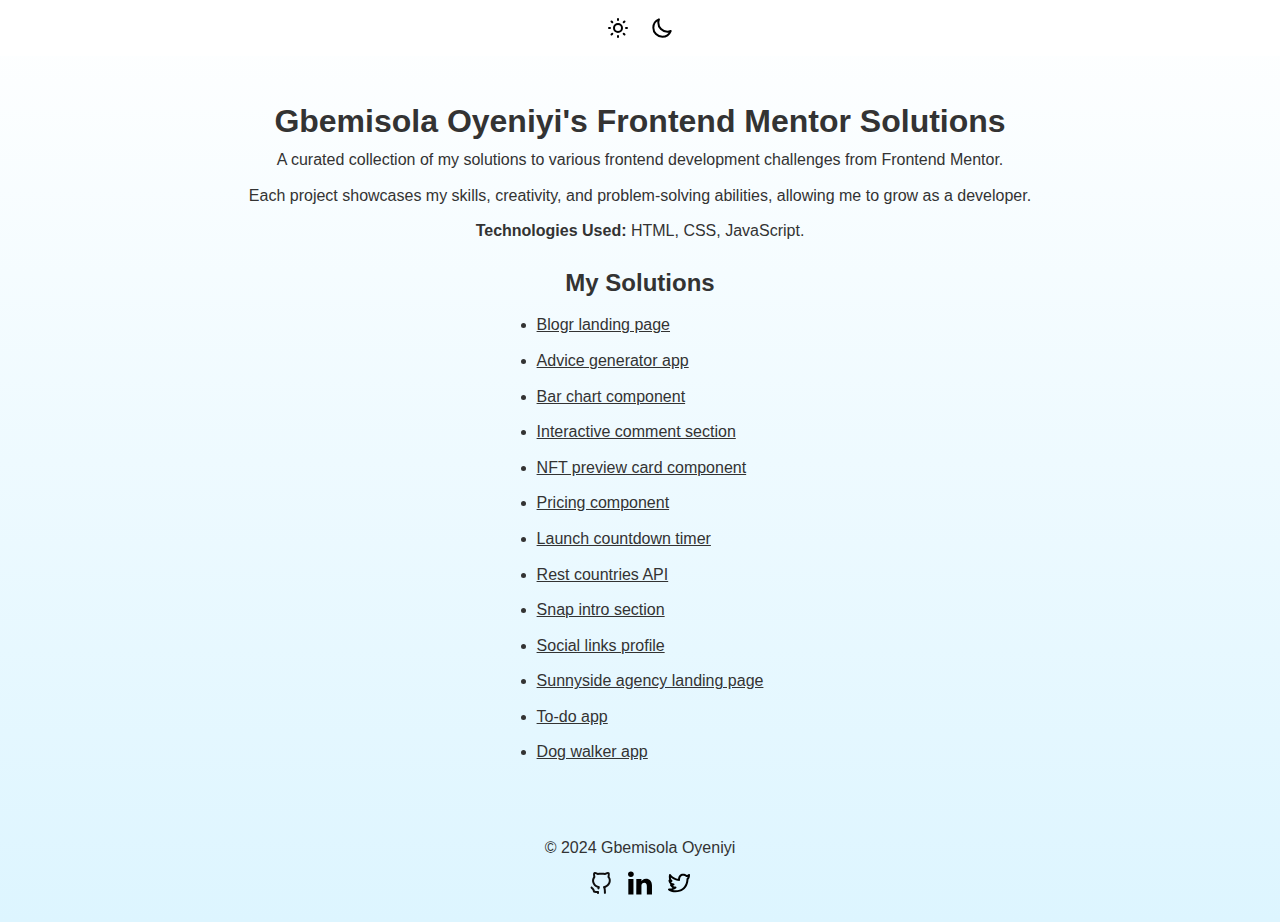
<file: index.html>
<!DOCTYPE html>
<html lang="en">
<head>
    <meta charset="UTF-8">
    <meta name="viewport" content="width=device-width, initial-scale=1.0">
    <meta name="author" content="Gbemisola Oyeniyi">
    <meta name="keywords" content="Frontend Mentor, Frontend Projects">
    <meta name="description" content="Gbemisola Oyeniyi's Frontend Mentor solutions">
    <title>Frontend Mentor Solutions</title>
    <link rel="stylesheet" href="styles.css">
</head>
<body class="light-mode">
    <header class="header">
        <div class="theme-icons">
            <img src="icon/light-sun.svg" alt="Light Mode" class="icon sun-icon">
            <img src="icon/light-moon.svg" alt="Dark Mode" class="icon moon-icon">
        </div>
    </header>
    
    <main class="main">
        <section class="hero">
            <h1>Gbemisola Oyeniyi's Frontend Mentor Solutions</h1>
            <p>A curated collection of my solutions to various frontend development challenges from Frontend Mentor.</p>
            <p>Each project showcases my skills, creativity, and problem-solving abilities, allowing me to grow as a developer.</p>
            <p><strong>Technologies Used:</strong> HTML, CSS, JavaScript.</p>
        </section>
        
   <section class="solutions">
    <h2>My Solutions</h2>
    <ul>
        <li><a href="blogr/index.html" target="_blank" rel="noopener noreferrer">Blogr landing page</a></li>
        <li><a href="https://advice-generator-by-gbemi.vercel.app" target="_blank" rel="noopener noreferrer">Advice generator app</a></li>
        <li><a href="barchart/index.html" target="_blank" rel="noopener noreferrer">Bar chart component</a></li>
          <li><a href="interactive-comment-section/index.html" target="_blank" rel="noopener noreferrer">Interactive comment section</a></li>   
          <li><a href="nft-preview-card-component/index.html" target="_blank" rel="noopener noreferrer">NFT preview card component</a></li>
          <li><a href="pricing-component/index.html" target="_blank" rel="noopener noreferrer">Pricing component</a></li>   
          <li><a href="launch-countdown-timer/index.html" target="_blank" rel="noopener noreferrer">Launch countdown timer</a></li>          
          <li><a href="rest-countries-api/index.html" target="_blank" rel="noopener noreferrer">Rest countries API</a></li>  
           <li><a href="snap/index.html" target="_blank" rel="noopener noreferrer">Snap intro section</a></li>              
          <li><a href="social-links/index.html" target="_blank" rel="noopener noreferrer">Social links profile</a></li>       
          <li><a href="sunnyside-agency/index.html" target="_blank" rel="noopener noreferrer">Sunnyside agency landing page</a></li>        
         <li><a href="todo-app/index.html" target="_blank" rel="noopener noreferrer">To-do app</a></li>             
         <li><a href="dog-walker/index.html" target="_blank" rel="noopener noreferrer">Dog walker app</a></li>       
    </ul>
</section>
 
        
    </main>

<footer class="footer">
    <p>© 2024 Gbemisola Oyeniyi</p>
    <div class="social-icons">
        <a href="https://github.com/itsgbemi" target="_blank" rel="noopener noreferrer">
            <img src="icon/light-github.svg" alt="GitHub" class="social-icon" data-light="icon/light-github.svg" data-dark="icon/dark-github.svg">
        </a>
        <a href="https://www.linkedin.com/in/gbemisola-oyeniyi-093248210" target="_blank" rel="noopener noreferrer">
            <img src="icon/light-linkedin.svg" alt="LinkedIn" class="social-icon" data-light="icon/light-linkedin.svg" data-dark="icon/dark-linkedin.svg">
        </a>
        <a href="https://twitter.com/icecoldalvy" target="_blank" rel="noopener noreferrer">
            <img src="icon/light-twitter.svg" alt="Twitter" class="social-icon" data-light="icon/light-twitter.svg" data-dark="icon/dark-twitter.svg">
        </a>
    </div>
</footer>



    <script src="script.js">
    </script>
</body>
</html>
</file>
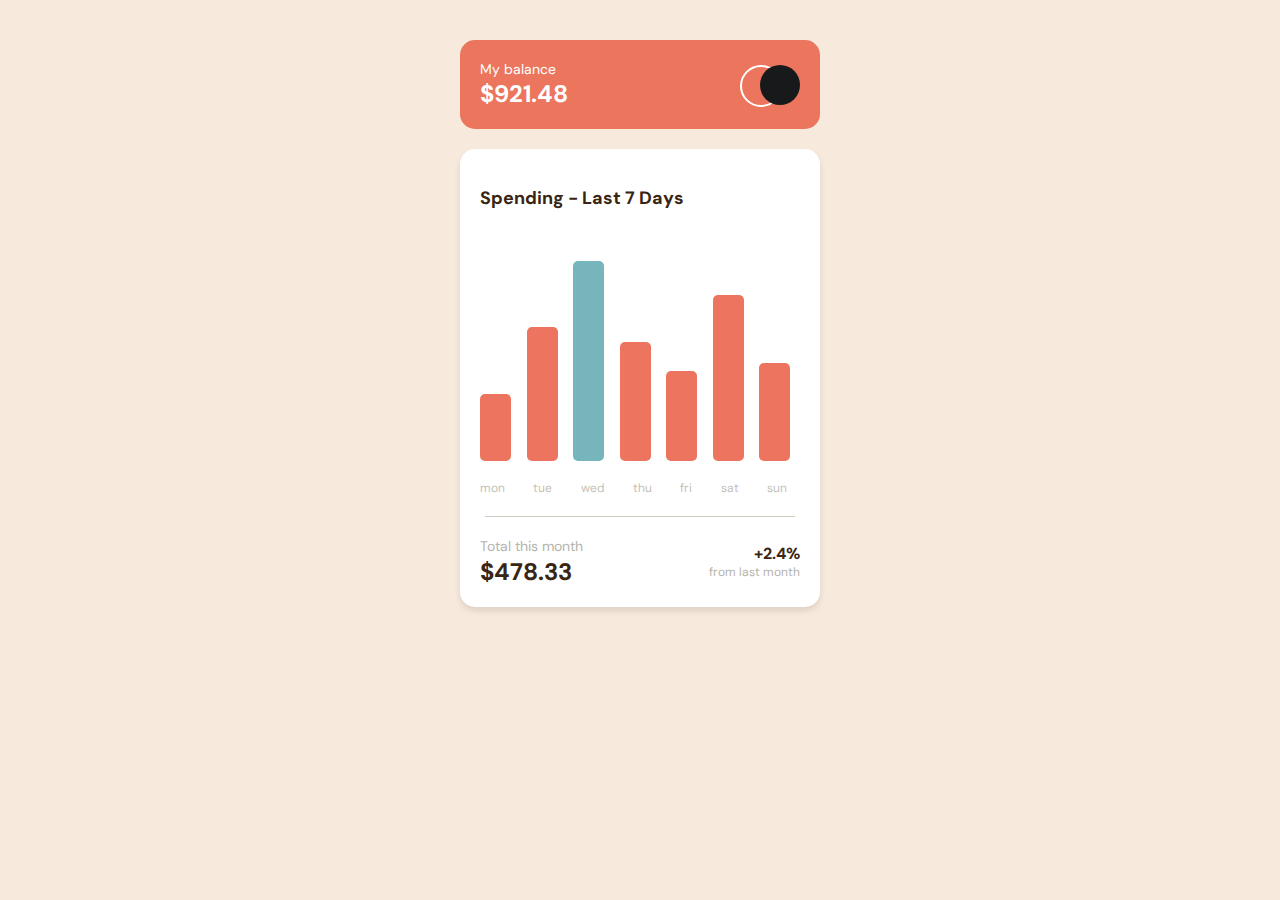
<file: barchart/index.html>
<!DOCTYPE html>
<html lang="en">
<head>
    <meta charset="UTF-8">
    <meta name="viewport" content="width=device-width, initial-scale=1.0">
    <meta name="description" content="Frontend Mentor Project Challenge Solution for an Expenses Bar Component">
    <meta name="keywords" content="Bar Chart, Frontend Mentor Project, Chart, JavaScript Project">
    <meta name="author" content="Gbemisola Oyeniyi">
    <title>Expenses Bar Component</title>
    <!-- Google Font: DM Sans -->
    <link href="https://fonts.googleapis.com/css2?family=DM+Sans:wght@400;700&display=swap" rel="stylesheet">
    <link rel="stylesheet" href="styles.css">
</head>
<body>
  <div class="container">
    <!-- Balance Box -->
    <div class="balance-box">
        <div class="balance-info">
            <h2>My balance</h2>
            <p class="balance">$921.48</p>
        </div>
        <div class="shapeform">
            <div class="circle-container">
                <div class="circle circle1"></div>
                <div class="circle circle2"></div>
            </div>
        </div>
    </div>


    <div class="container-box">
        <div class="barchart-container">
            <h3>Spending - Last 7 Days</h3>
            <div class="barchart">
                <div class="bar" data-day="mon" data-amount="17.45"></div>
                <div class="bar" data-day="tue" data-amount="34.91"></div>
                <div class="bar wed" data-day="wed" data-amount="52.36"></div>
                <div class="bar" data-day="thu" data-amount="31.07"></div>
                <div class="bar" data-day="fri" data-amount="23.39"></div>
                <div class="bar" data-day="sat" data-amount="43.28"></div>
                <div class="bar" data-day="sun" data-amount="25.48"></div>
            </div>
            <div class="days">
                <span>mon</span><span>tue</span><span>wed</span><span>thu</span><span>fri</span><span>sat</span><span>sun</span>
            </div>
        </div>


        <div class="separator"></div>

        <div class="summary-box">
            <div class="bar-summary">
                <h4>Total this month</h4>
                <p>$478.33</p>
            </div>
            <div class="report">
                <p class="trajectory">+2.4%</p>
                <p class="timeline">from last month</p>
            </div>
        </div>
    </div>
  </div>  

    <script src="script.js"></script>
</body>
</html>
</file>
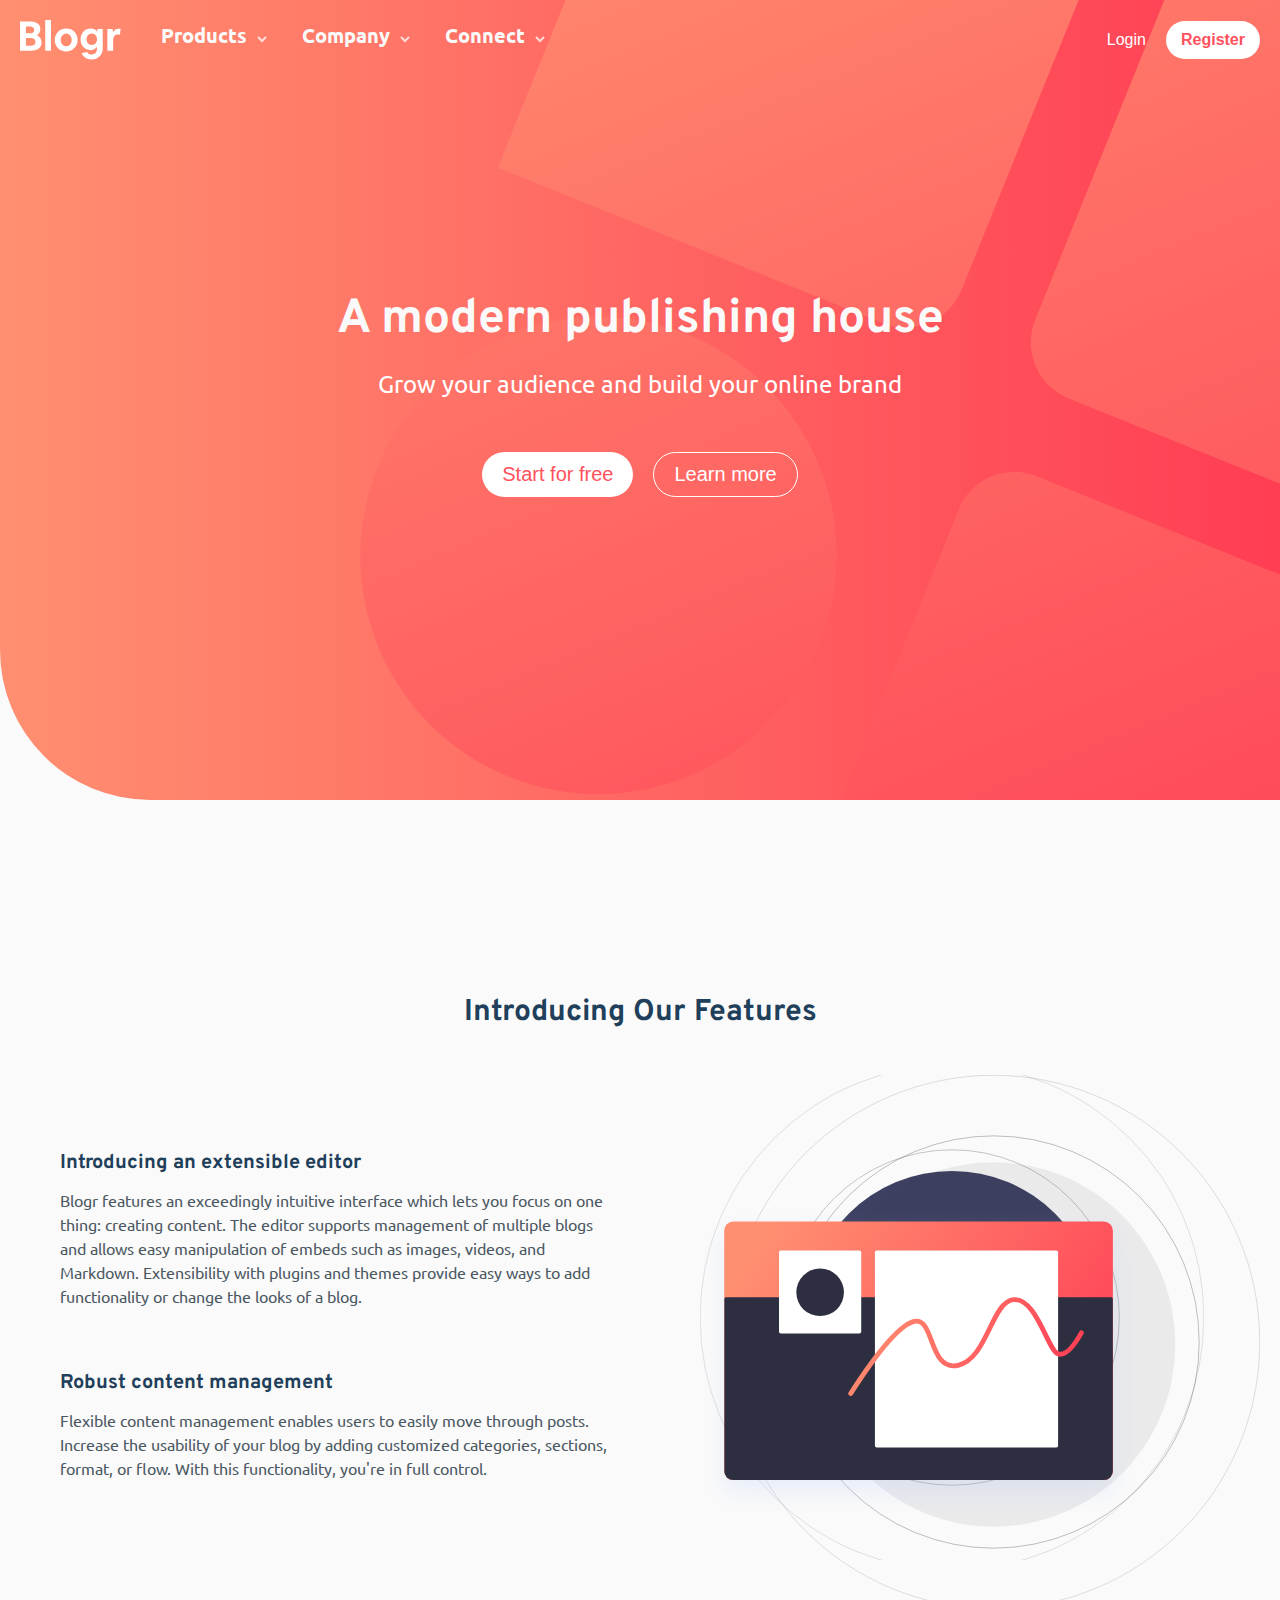
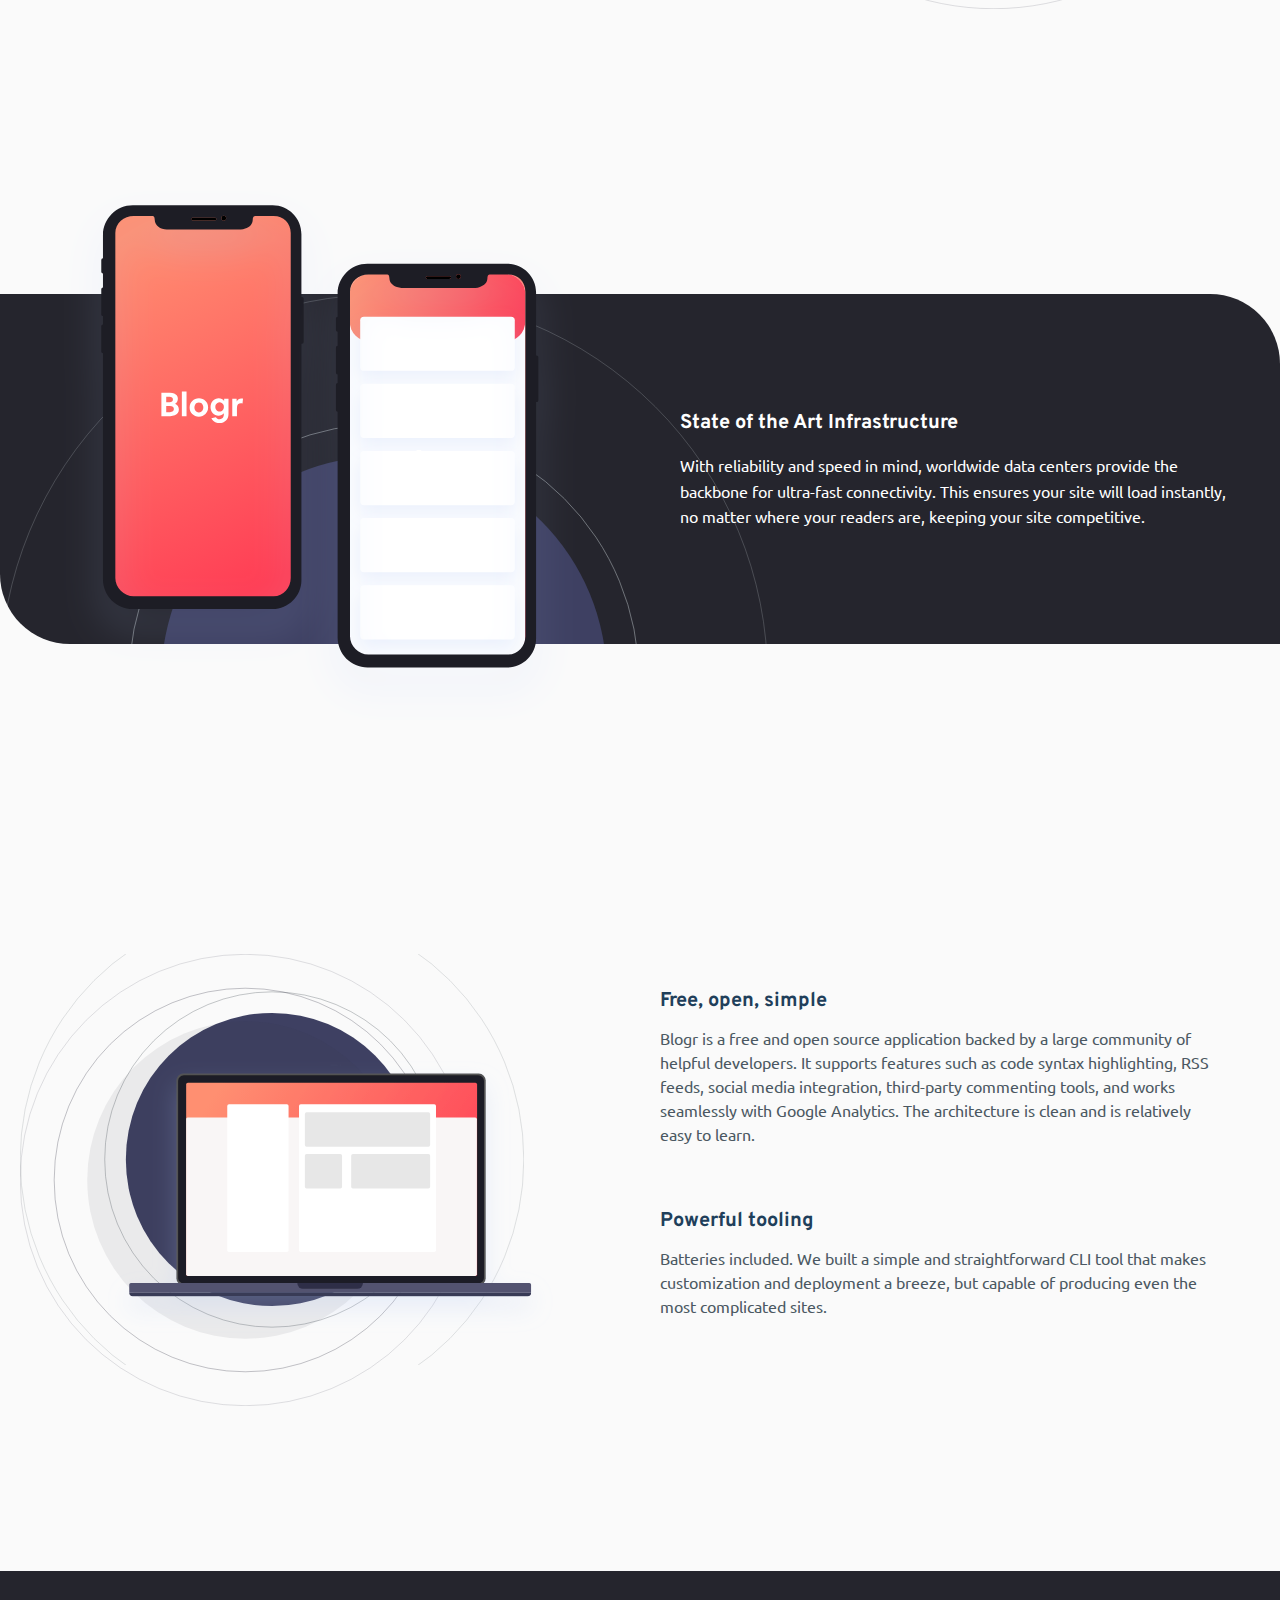
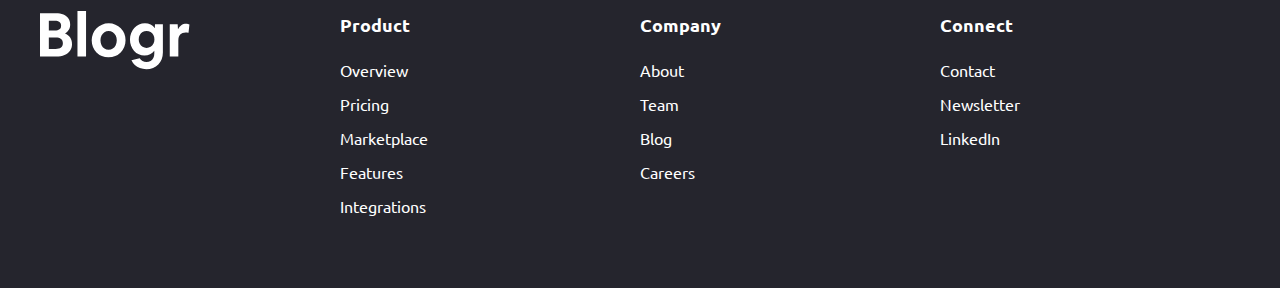
<file: blogr/index.html>
<!DOCTYPE html>
<html lang="en">
<head>
  <meta charset="UTF-8">
  <meta name="viewport" content="width=device-width, initial-scale=1.0">
  <meta name="description" content="Frontend Mentor Project Challenge Solution for Blogr landing page">
  <meta name="keywords" content="Blog, Homepage design, Homepage development">
  <meta name="author" content="Gbemisola Oyeniyi">
  <title>Blogr - Home</title>
  <!-- Link to Overpass font -->
<link href="https://fonts.googleapis.com/css2?family=Overpass:wght@300;600&display=swap" rel="stylesheet">

<!-- Link to Ubuntu font -->
<link href="https://fonts.googleapis.com/css2?family=Ubuntu:wght@400;500;700&display=swap" rel="stylesheet">

  <link rel="stylesheet" href="styles.css">
</head>
<body>
  <div class="overlay" id="overlay"></div>

  <!-- Desktop Header -->
  <header class="desktop-header">
      <img src="images/logo.svg" alt="Logo" class="logo">
      <nav>
        <ul class="nav-list">
          <li class="nav-item dropdown">
            Products <img src="images/icon-arrow-down.svg" alt="Dropdown" class="dropdown-icon">
            <ul class="dropdown-content">
              <li>Overview</li>
              <li>Pricing</li>
              <li>Marketplace</li>
              <li>Features</li>
              <li>Integrations</li>
            </ul>
          </li>
          <li class="nav-item dropdown">
            Company <img src="images/icon-arrow-down.svg" alt="Dropdown" class="dropdown-icon">
            <ul class="dropdown-content">
              <li>About</li>
              <li>Team</li>
              <li>Blog</li>
              <li>Careers</li>
            </ul>
          </li>
          <li class="nav-item dropdown">   Connect <img src="images/icon-arrow-down.svg" alt="Dropdown" class="dropdown-icon">
            <ul class="dropdown-content">
              <li>Contact</li>
              <li>Newsletter</li>
              <li>LinkedIn</li>
            </ul>          
          </li>
        </ul>
      </nav>
      <div class="buttons">
        <button class="login">Login</button>
        <button class="register">Register</button>
      </div>
  </header>

  <!-- Mobile Header -->
  <header class="mobile-header">
    <img src="images/logo.svg" alt="Logo" class="logo">
    <img src="images/icon-menu.svg" alt="Menu" class="menu-icon" id="menuIcon">
  </div>
</header>

  <div class="mobile-nav" id="mobileNav">
    <div class="mobile-header">
      <img src="images/icon-close-menu.svg" alt="Close Menu" class="close-icon" id="closeMenu">
    </div>
    <ul class="mobile-nav-list">
      <li class="nav-item dropdown">
        Products <img src="images/icon-arrow-down.svg" alt="Dropdown" class="dropdown-icon">
        <ul class="dropdown-content">
          <li>Overview</li>
          <li>Pricing</li>
          <li>Marketplace</li>
          <li>Features</li>
          <li>Integrations</li>
        </ul>
      </li>
      <li class="nav-item dropdown">
        Company <img src="images/icon-arrow-down.svg" alt="Dropdown" class="dropdown-icon">
        <ul class="dropdown-content">
          <li>About</li>
          <li>Team</li>
          <li>Blog</li>
          <li>Careers</li>
        </ul>
      </li>
       <li class="nav-item dropdown">
        Connect <img src="images/icon-arrow-down.svg" alt="Dropdown" class="dropdown-icon">
        <ul class="dropdown-content">
          <li>Contact</li>
          <li>Newsletter</li>
          <li>LinkedIn</li>
        </ul>
      </li>     
    </ul>
    <div class="mobile-buttons">
      <button class="login">Login</button>
      <button class="register">Sign Up</button>
    </div>
  </div>
<div class="hero-section">
  <img src="images/bg-pattern-intro-desktop.svg" class="desktop-background" alt="Background pattern">
   <img src="images/bg-pattern-intro-mobile.svg" class="mobile-background" alt="Background pattern">
  <div class="hero-content">
    <div class="hero-text">
      <h1>A modern publishing house</h1>
      <p>Grow your audience and build your online brand</p>
    <div class="cta-buttons">
      <button class="start">Start for free</button>
       <button class="learn-more">Learn more</button>     
    </div>
  </div>
</div>
</div>

<div class="spacer"></div>

<div class="container">
   <h2>Introducing Our Features</h2>
     <div class="columns">
    <!-- First Column: Text Boxes -->
     <div class="text-column">
    <div class="text-box">
       <h3>Introducing an extensible editor</h3>
       <p>Blogr features an exceedingly intuitive interface which lets you focus on one thing: creating content. The editor supports management of multiple blogs and allows easy manipulation of embeds such as images, videos, and Markdown. Extensibility with plugins and themes provide easy ways to add functionality or change the looks of a blog.</p>
        </div>
     <div class="text-box">
      <h3>Robust content management</h3>
      <p>Flexible content management enables users to easily move through posts. Increase the usability of your blog by adding customized categories, sections, format, or flow. With this functionality, you're in full control.</p>
       </div>
   </div>

 <!-- Second Column: Images -->
   <div class="image-column">
     <div class="bg-image"></div>
     <img src="images/illustration-editor-desktop.svg" alt="Editor Illustration" class="main-image">
       </div>
    </div>
    </div>
 
 <div class="spacer"></div>
 <div class="spacer"></div>

 <div class="blue-container">
  <!-- Left Column: Background Image and Illustration -->
  <div class="visual-column">
    <img src="images/illustration-phones.svg" alt="Taller Illustration" class="taller-image">
  </div>

  <!-- Right Column: Text Content -->
  <div class="content-column">
    <h3>State of the Art Infrastructure</h3>
    <p>With reliability and speed in mind, worldwide data centers provide the backbone for ultra-fast connectivity. This ensures your site will load instantly, no matter where your readers are, keeping your site competitive.</p>
  </div>
</div>

 <div class="spacer"></div>
 <div class="spacer"></div>

 <div class="container">
        <div class="columns">
      <!-- Second Column: Images -->
     <div class="image-column">
         <div class="bg-image"></div>
         <img src="images/illustration-laptop-desktop.svg" alt="Editor Illustration" class="other-main-image">
            </div>       
          
   <!-- First Column: Text Boxes -->
      <div class="text-column">
      <div class="text-box">
       <h3>Free, open, simple</h3>
     <p>Blogr is a free and open source application backed by a large community of helpful developers. It supports features such as code syntax highlighting, RSS feeds, social media integration, third-party commenting tools, and works seamlessly with Google Analytics. The architecture is clean and is relatively easy to learn.</p>
      </div>
      <div class="text-box">
        <h3>Powerful tooling</h3>
         <p>Batteries included. We built a simple and straightforward CLI tool that makes customization and deployment a breeze, but capable of producing even the most complicated sites.</p>
                </div>
            </div>
        </div>
    </div>   
  <div class="spacer"></div>
    <footer>
  <div class="footer-container">
    <!-- First Column: Logo -->
    <div class="footer-column logo-column">
      <img src="images/logo.svg" alt="Logo">
    </div>

    <!-- Second Column: Product -->
    <div class="footer-column">
      <h4>Product</h4>
      <ul>
        <li><a href="#">Overview</a></li>
        <li><a href="#">Pricing</a></li>
        <li><a href="#">Marketplace</a></li>
        <li><a href="#">Features</a></li>
        <li><a href="#">Integrations</a></li>
      </ul>
    </div>

    <!-- Third Column: Company -->
    <div class="footer-column">
      <h4>Company</h4>
      <ul>
        <li><a href="#">About</a></li>
        <li><a href="#">Team</a></li>
        <li><a href="#">Blog</a></li>
        <li><a href="#">Careers</a></li>
      </ul>
    </div>

    <!-- Fourth Column: Connect -->
    <div class="footer-column">
      <h4>Connect</h4>
      <ul>
        <li><a href="#">Contact</a></li>
        <li><a href="#">Newsletter</a></li>
        <li><a href="#">LinkedIn</a></li>
      </ul>
    </div>
  </div>
</footer>

  <script src="script.js"></script>
</body>
</html>
</file>
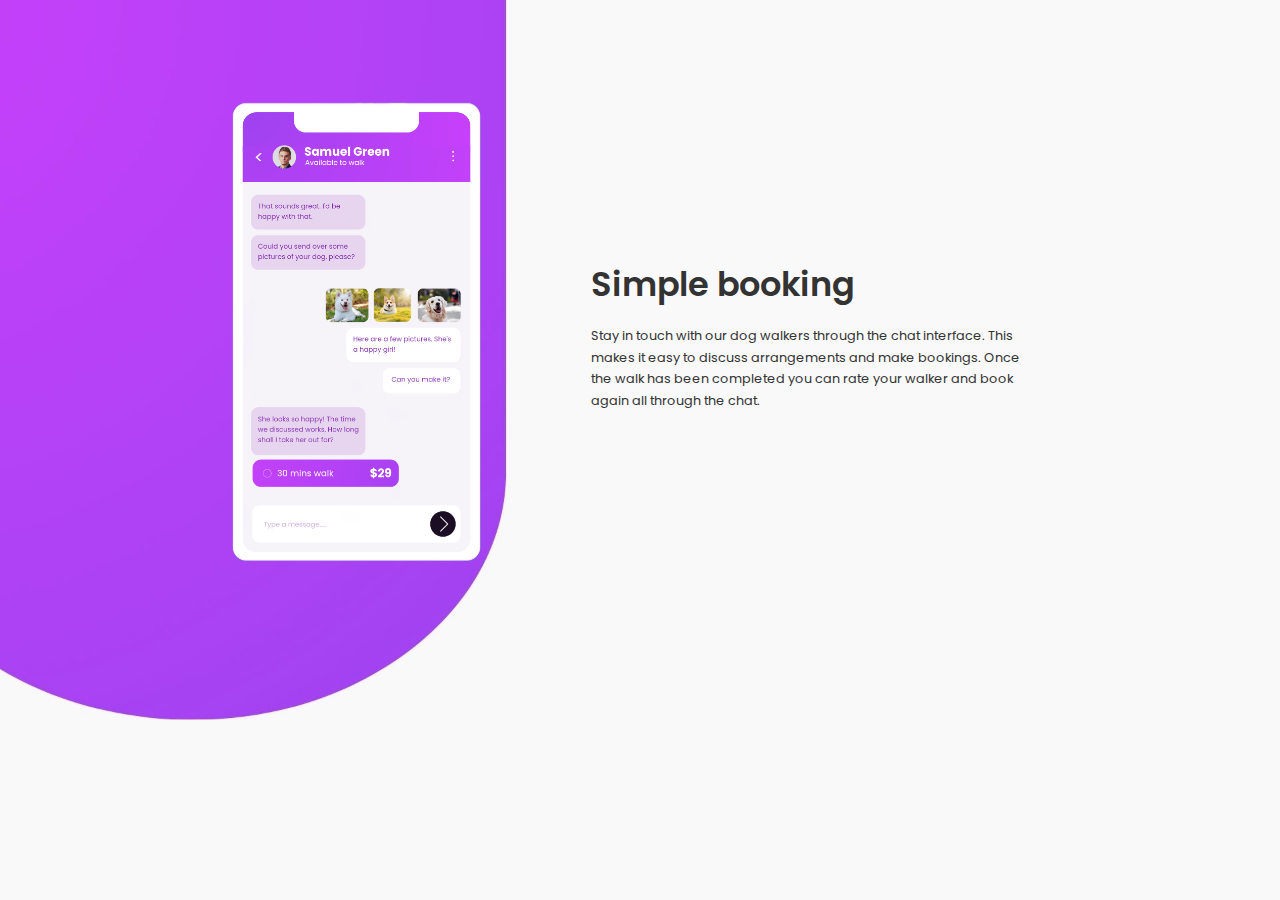
<file: dog-walker/index.html>
<!DOCTYPE html>
<html lang="en">
<head>
    <meta charset="UTF-8">
    <meta name="viewport" content="width=device-width, initial-scale=1.0">
    <meta name="description" content="Solution to the Frontend Mentor Challenge for a dog walker chat app">
    <meta name="keywords" content="Dog walker app, Frontend Mentor Project, Chat app">
    <meta name="author" content="Gbemisola Oyeniyi">
    <title>Dog Walker App</title>
    <link href="https://fonts.googleapis.com/css2?family=Poppins:wght@400;600&display=swap" rel="stylesheet">
    <link rel="stylesheet" href="styles.css">    
</head>
<body>
    <!-- Background div wrapping the entire content -->
    <div class="background">
        <div class="container">
            <!-- First Column: Image -->
            <div class="image-column">
                <img src="dog-walker-app.png" alt="Dog Walker App">
            </div>

            <!-- Second Column: Text -->
            <div class="text-column">
                <h1>Simple booking</h1>
                <p>Stay in touch with our dog walkers through the chat interface. This makes it easy to discuss arrangements and make bookings. Once the walk has been completed you can rate your walker and book again all through the chat.</p>
            </div>
        </div>
    </div>
</body>
</html>
</file>
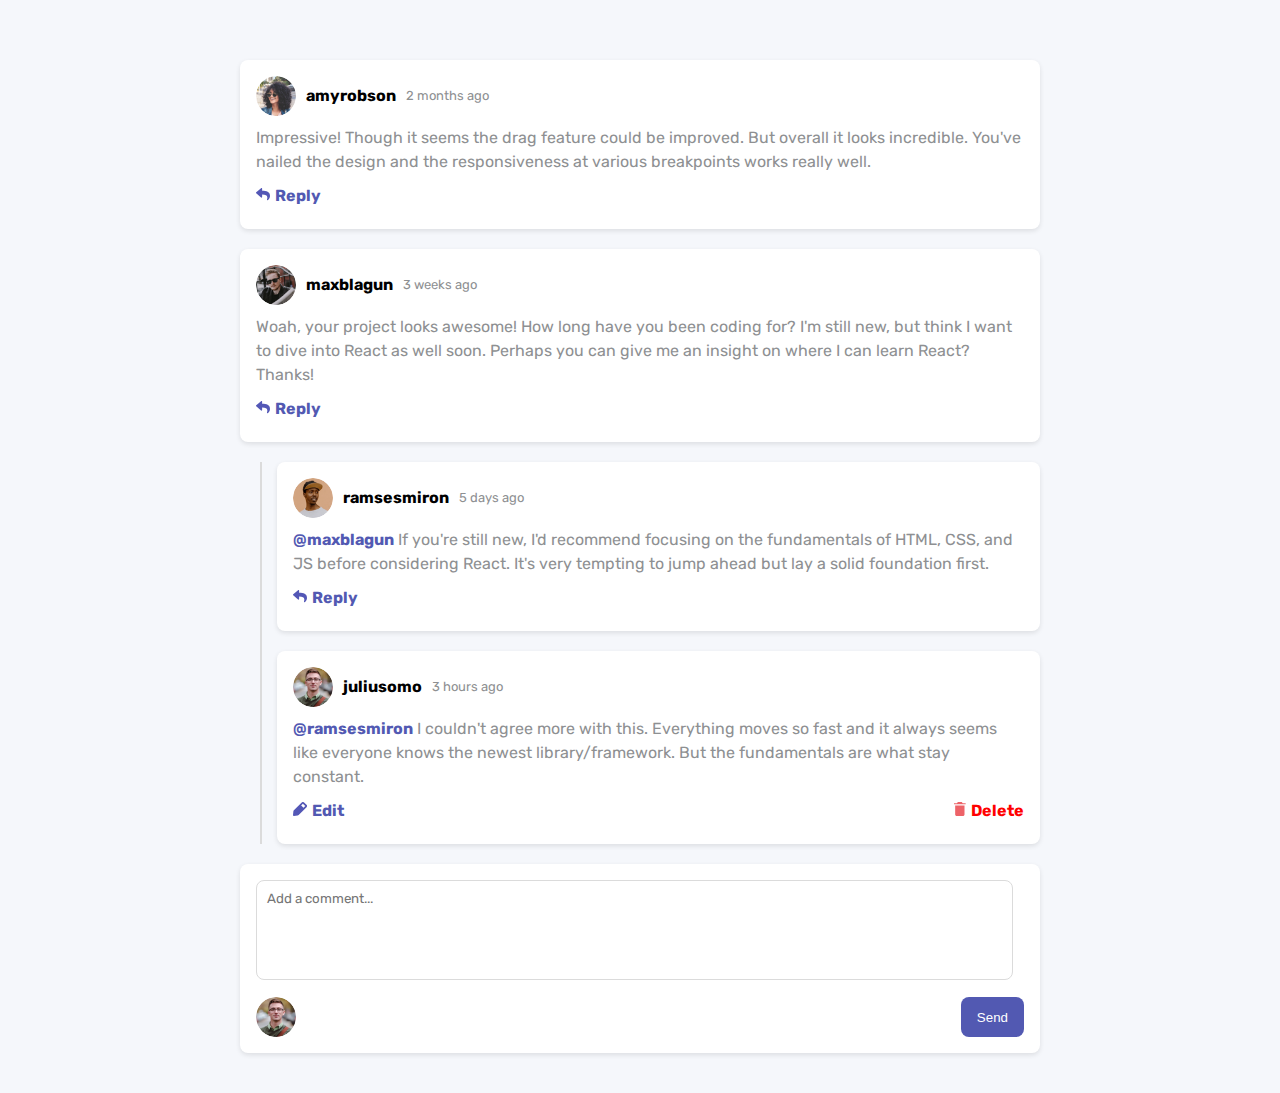
<file: interactive-comment-section/index.html>
<!DOCTYPE html>
<html lang="en">
<head>
    <meta charset="UTF-8">
    <meta name="viewport" content="width=device-width, initial-scale=1.0">
    <meta name="description" content="Interactive comment section. Solution by Gbemisola Oyeniyi for Frontend Mentor Project Challenge">
    <meta name="keywords" content="Interactive comment section, Frontend Mentor Project, Forum web development">
    <meta name="author" content="Gbemisola Oyeniyi">
    <title>Interactive Comment Section</title>
    <link rel="stylesheet" href="styles.css">
    <link href="https://fonts.googleapis.com/css2?family=Rubik:wght@400;500;700&display=swap" rel="stylesheet">
</head>
<body>
  <div class="spacer"></div>
    <div id="comment-section-container">
        <div id="comment-section"></div>

        <!-- Typing Box -->
        <div id="typing-box">
            <textarea id="new-comment" placeholder="Add a comment..."></textarea>
            <div class="typing-footer">
                <img src="image/avatars/image-juliusomo.webp" class="avatar" alt="User Avatar">
                <button id="send-btn">Send</button>
            </div>
        </div>
    </div>

    <!-- Delete Confirmation Modal -->
    <div id="delete-modal" class="modal">
        <div class="modal-content">
            <h3>Delete Comment</h3>
            <p>Are you sure you want to delete this comment? This will remove the comment and can't be undone.</p>
            <div class="modal-actions">
                <button id="cancel-delete-btn" class="cancel-btn">NO, CANCEL</button>
                <button id="confirm-delete-btn" class="delete-btn">YES, DELETE</button>
            </div>
        </div>
    </div>

    <script src="script.js"></script>
</body>
</html>
</file>
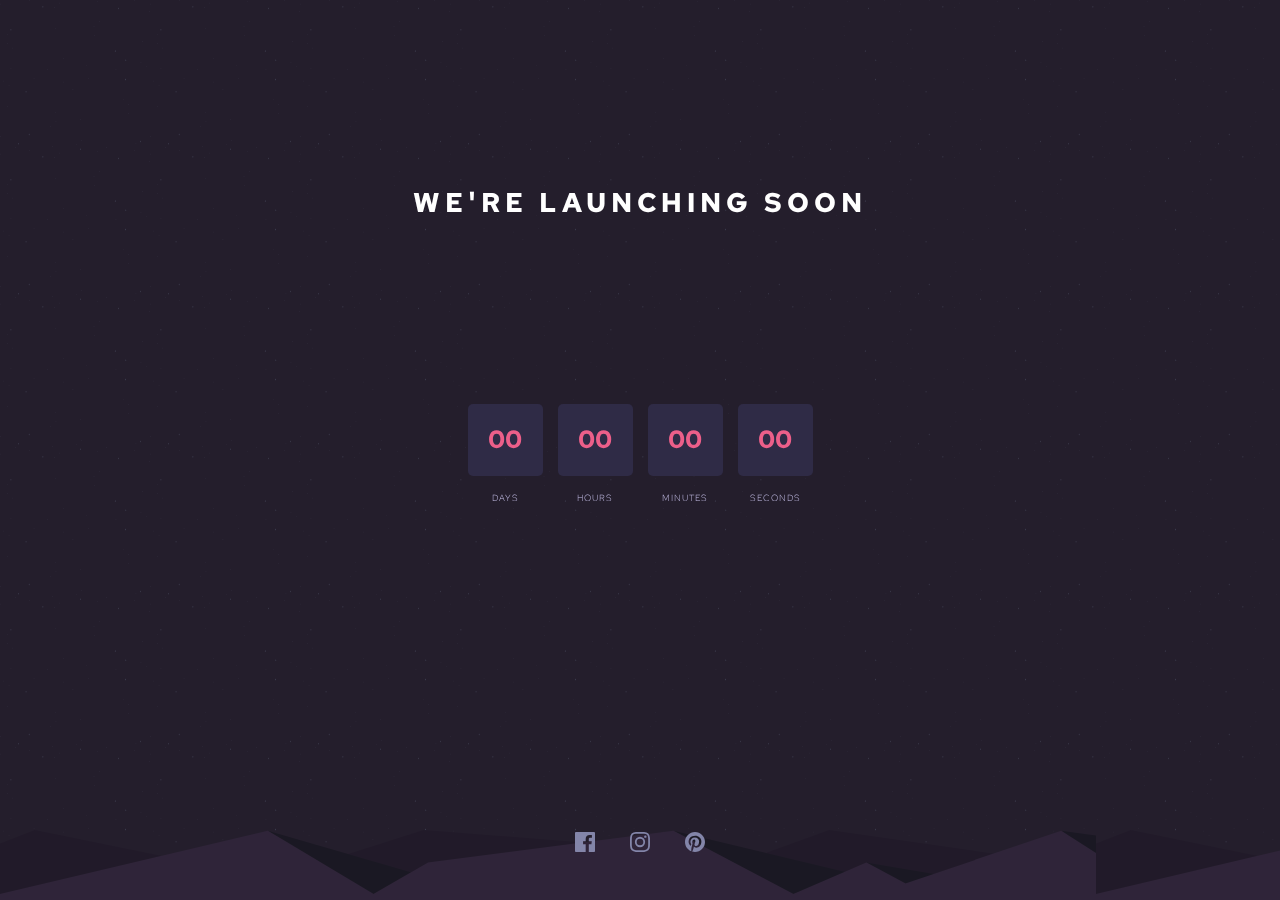
<file: launch-countdown-timer/index.html>
<!DOCTYPE html>
<html lang="en">
<head>
    <meta charset="UTF-8">
    <meta name="viewport" content="width=device-width, initial-scale=1.0">
    <title>Launching Soon</title>
    <link rel="stylesheet" href="styles.css">
    <link rel="preconnect" href="https://fonts.googleapis.com">
    <link rel="preconnect" href="https://fonts.gstatic.com">
    <link href="https://fonts.googleapis.com/css2?family=Red+Hat+Text:wght@300;700&display=swap" rel="stylesheet">
</head>
<body>
    <!-- Background Layer -->
    <div class="background">
        <div class="bg-stars"></div>
        <div class="pattern-hills"></div>
    </div>

    <!-- Content Layer -->
    <div class="content">
        <div class="heading">
            <h1>WE'RE LAUNCHING SOON</h1>
        </div>
        <div class="countdown">
            <div class="countdown-box">
                <div id="days" class="countdown-time">00</div>
                <div class="countdown-label">DAYS</div>
            </div>
            <div class="countdown-box">
                <div id="hours" class="countdown-time">00</div>
                <div class="countdown-label">HOURS</div>
            </div>
            <div class="countdown-box">
                <div id="minutes" class="countdown-time">00</div>
                <div class="countdown-label">MINUTES</div>
            </div>
            <div class="countdown-box">
                <div id="seconds" class="countdown-time">00</div>
                <div class="countdown-label">SECONDS</div>
            </div>
        </div>
        <div class="social-icons">
            <a href="#"><img src="image/icon-facebook.svg" alt="Facebook"></a>
            <a href="#"><img src="image/icon-instagram.svg" alt="Instagram"></a>
            <a href="#"><img src="image/icon-pinterest.svg" alt="Pinterest"></a>
        </div>
    </div>

    <!-- Defer the script to ensure faster loading -->
    <script defer src="countdown.js"></script>
</body>
</html>
</file>
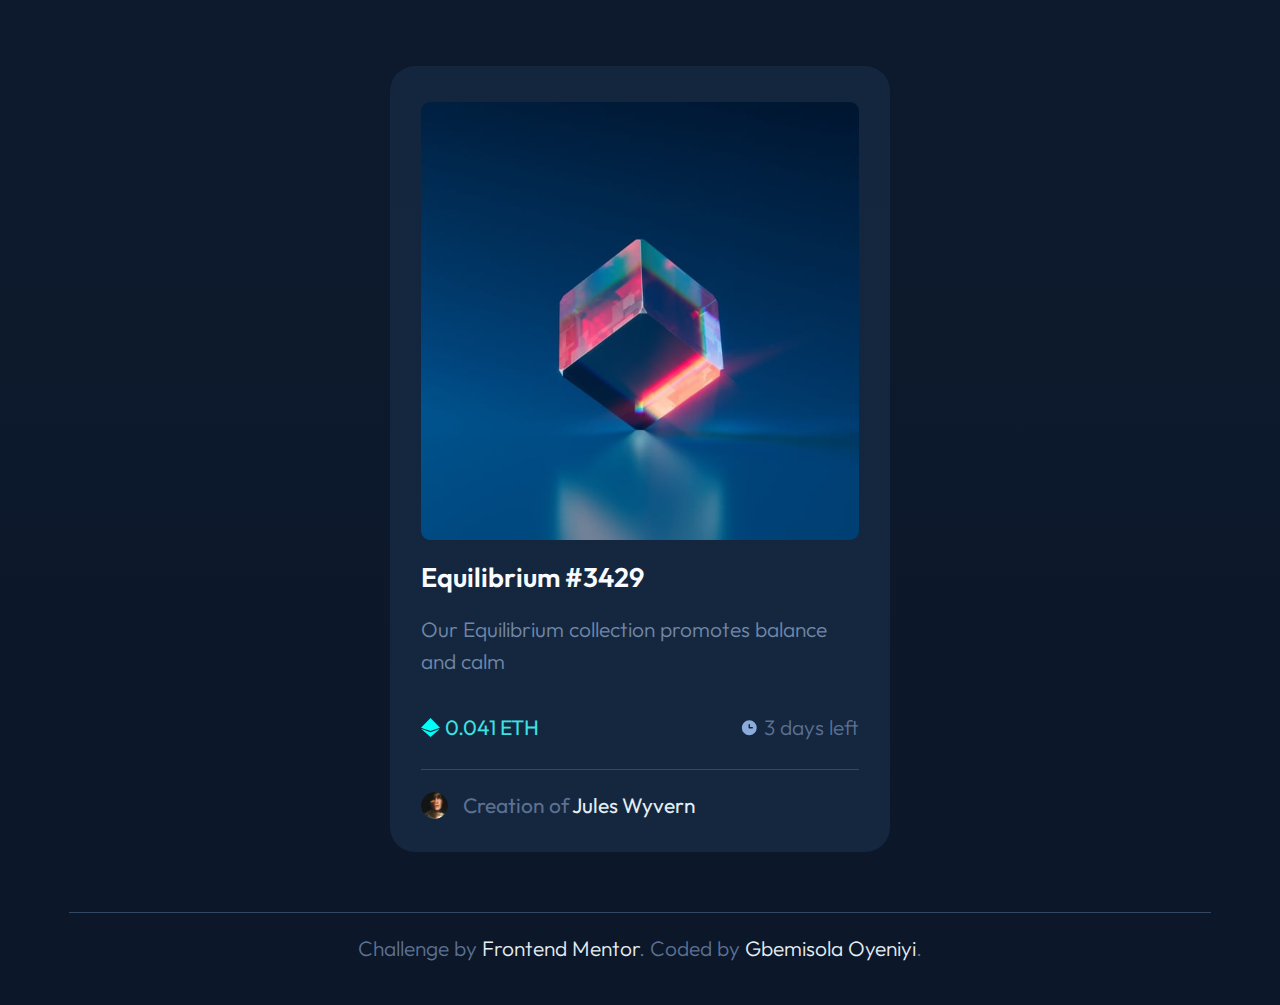
<file: nft-preview-card-component/index.html>
<!DOCTYPE html>
<html lang="en">
<head>
  <meta charset="UTF-8">
  <meta name="viewport" content="width=device-width, initial-scale=1.0">
  <meta name="description" content="Frontend Mentor coding challenge solution for NFT Preview Card Component">
  <meta name="keywords" content="Frontend Mentor, Frontend Projects, Coding Challenge, NFT Coding Project, Web3 Coding Challenge">
  <meta name="author" content="Gbemisola Oyeniyi">
  <meta name="theme-color" content="#141414">
  <link rel="icon" type="image/png" href="favicon-32x32.png">
  <link rel="preconnect" href="https://fonts.googleapis.com">
  <link rel="preconnect" href="https://fonts.gstatic.com" crossorigin>
  <link href="https://fonts.googleapis.com/css2?family=Outfit:wght@300;400;600&display=swap" rel="stylesheet">
  <link rel="stylesheet" href="style.css">
  <title>NFT Card Preview | Frontend Mentor Project</title>
</head>
<body>
  <div class="spacer"></div>
  <div class="card">
    <div class="card-image-wrapper">
      <a href="#" class="card-image-link">
        <img src="image-equilibrium.jpg" alt="NFT card preview" class="card-image">
        <img src="icon-view.svg" alt="View Icon" class="icon-view">
      </a>
    </div>
    <h1>
      <a href="#" class="card-name">Equilibrium #3429</a>
    </h1>
    <p class="card-description">Our Equilibrium collection promotes balance and calm</p>

    <div class="container">
      <div class="price-box">
        <img src="icon-ethereum.svg" alt="Ethereum Icon" class="icon">
        <span class="price-text">0.041 ETH</span>
      </div>
      <div class="timeline-box">
        <img src="icon-clock.svg" alt="Clock Icon" class="icon">
        <span class="timeline-text">3 days left</span>
      </div>
    </div>

    <hr class="separator">

    <div class="creator-box">
      <img src="image-avatar.png" alt="Creator's avatar" class="creator-image">
      <span class="creator-text">Creation of <a href="#" class="creator-name">Jules Wyvern</a></span>
    </div>
  </div>

  <footer>
    <hr class="separator">
    <p>Challenge by <a href="https://www.frontendmentor.io/" target="_blank">Frontend Mentor</a>. Coded by <a href="https://github.com/itsgbemi" target="_blank">Gbemisola Oyeniyi</a>.</p>
  </footer>
</body>
</html>
</file>
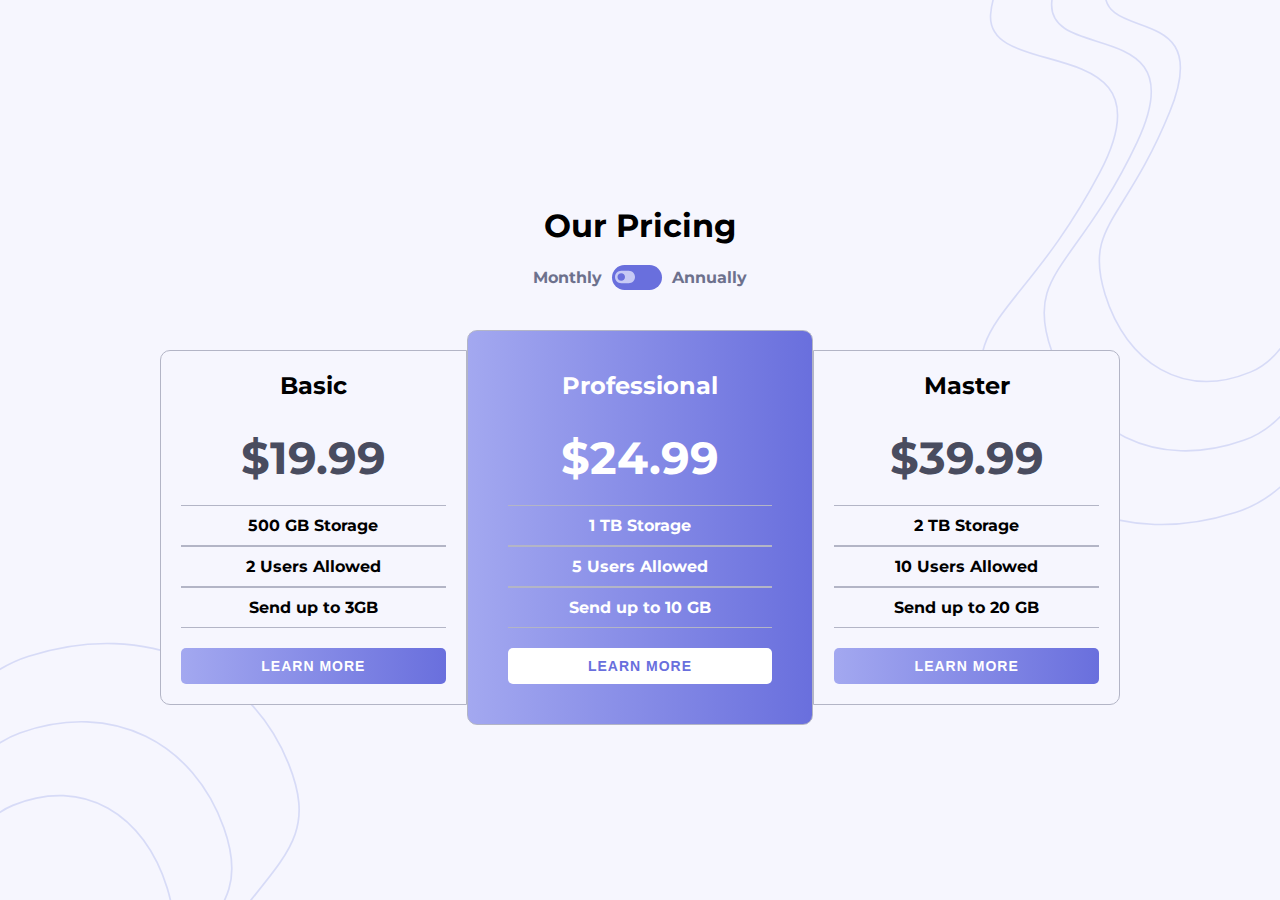
<file: pricing-component/index.html>
<!DOCTYPE html>
<html lang="en">
<head>
  <meta charset="UTF-8">
  <meta name="viewport" content="width=device-width, initial-scale=1.0">
  <meta name="description" content="Pricing Component with Toggle. Solution by Gbemisola Oyeniyi for Frontend Mentor Project Challenge">
  <meta name="keywords" content="Pricing Component with Toggle, Frontend Mentor Project, Pricing plan page design">
  <meta name="author" content="Gbemisola Oyeniyi">
  <title>Pricing Component with Toggle</title>
  <link href="https://fonts.googleapis.com/css2?family=Montserrat:wght@700&display=swap" rel="stylesheet">
  <link rel="stylesheet" href="styles.css">
</head>
<body>
  <div class="background-images">
    <img src="bg-top.svg" alt="Background top image" class="bg-top">
    <img src="bg-bottom.svg" alt="Background bottom image" class="bg-bottom">
  </div>
  <div class="container">
    <h1>Our Pricing</h1>
    <div class="toggle-container">
      <span>Monthly</span>
      <div class="toggle-switch" tabindex="0" role="switch" aria-checked="false">
        <img src="monthly-icon.svg" alt="Toggle Icon" class="toggle-icon">
      </div>
      <span>Annually</span>
    </div>
    
    <div class="plans">
      <div class="plan basic">
        <h2>Basic</h2>
        <p class="price monthly">$19.99</p>
        <p class="price annually">$199.99</p>
        <ul>
          <li>500 GB Storage</li>
          <li>2 Users Allowed</li>
          <li>Send up to 3GB</li>
        </ul>
        <button>LEARN MORE</button>
      </div>
      <div class="plan professional">
        <h2>Professional</h2>
        <p class="price monthly">$24.99</p>
        <p class="price annually">$249.99</p>
        <ul>
          <li>1 TB Storage</li>
          <li>5 Users Allowed</li>
          <li>Send up to 10 GB</li>
        </ul>
        <button>LEARN MORE</button>
      </div>
      <div class="plan master">
        <h2>Master</h2>
        <p class="price monthly">$39.99</p>
        <p class="price annually">$399.99</p>
        <ul>
          <li>2 TB Storage</li>
          <li>10 Users Allowed</li>
          <li>Send up to 20 GB</li>
        </ul>
        <button>LEARN MORE</button>
      </div>
    </div>
  </div>

  <script src="script.js"></script>
</body>
</html>
</file>
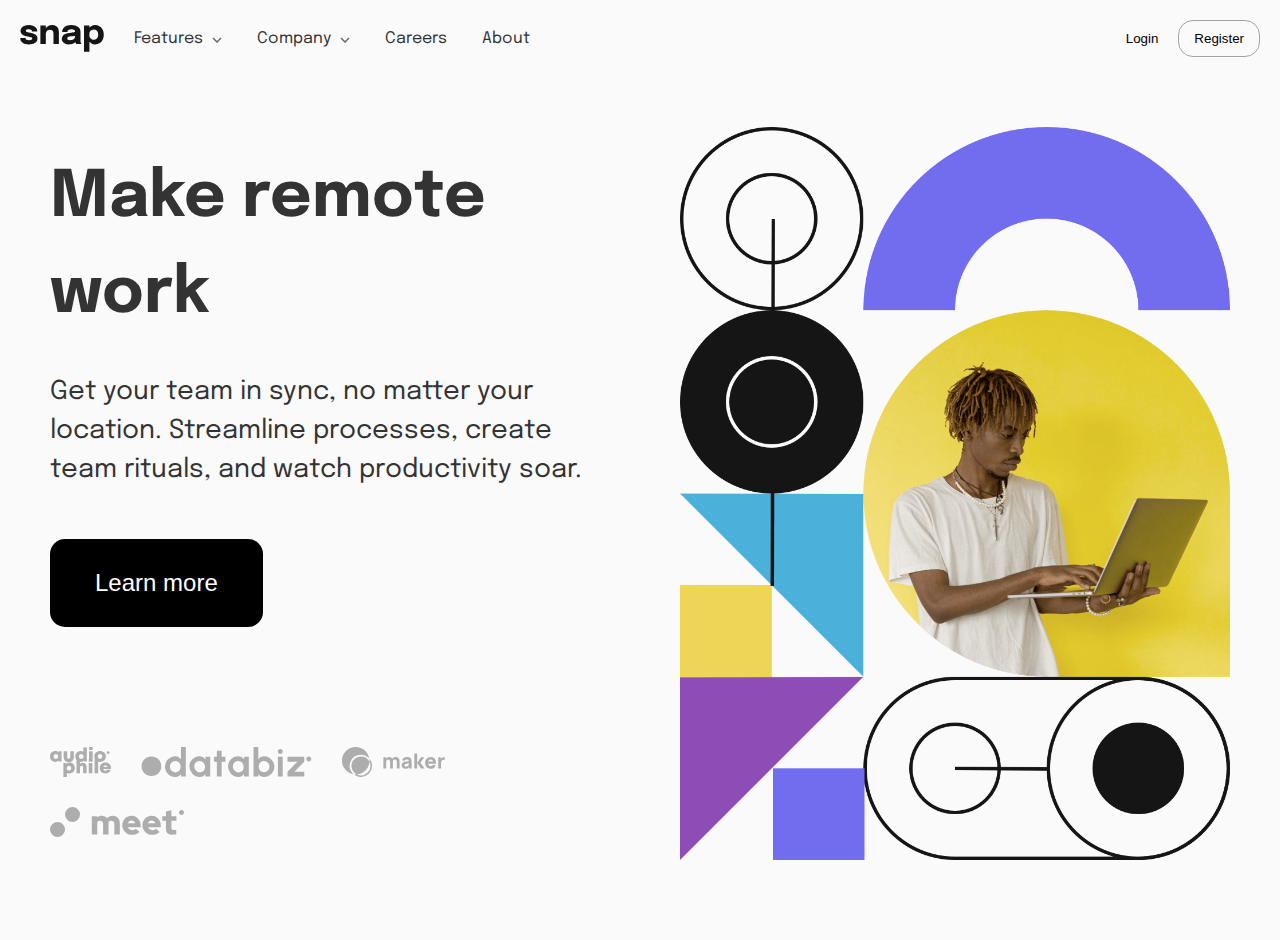
<file: snap/index.html>
<!DOCTYPE html>
<html lang="en">
<head>
  <meta charset="UTF-8">
  <meta name="viewport" content="width=device-width, initial-scale=1.0">
  <meta name="description" content="Frontend Mentor Project Challenge Solution for an intro section with dropdown navigation">
  <meta name="keywords" content="Intro section, Hero section, Frontend Mentor Project, Landing Page Design, Dropdown Navigation">
  <meta name="author" content="Gbemisola Oyeniyi">
  <title>Snap | Make Remote Work</title>
  <link href="https://fonts.googleapis.com/css2?family=Epilogue:wght@500;700&display=swap" rel="stylesheet">
  <link rel="stylesheet" href="styles.css">
</head>
<body>
  <div class="overlay" id="overlay"></div>

  <!-- Desktop Header -->
  <header class="desktop-header">
    <div class="header-container">
      <img src="images/logo.svg" alt="Logo" class="logo">
      <nav>
        <ul class="nav-list">
          <li class="nav-item dropdown">
            Features <img src="images/icon-arrow-down.svg" alt="Dropdown" class="dropdown-icon">
            <ul class="dropdown-content">
              <li><img src="images/icon-todo.svg" alt="Todo"> Todo List</li>
              <li><img src="images/icon-calendar.svg" alt="Calendar"> Calendar</li>
              <li><img src="images/icon-reminder.svg" alt="Reminders"> Reminders</li>
              <li><img src="images/icon-planning.svg" alt="Planning"> Planning</li>
            </ul>
          </li>
          <li class="nav-item dropdown">
            Company <img src="images/icon-arrow-down.svg" alt="Dropdown" class="dropdown-icon">
            <ul class="dropdown-content">
              <li>History</li>
              <li>Our Team</li>
              <li>Blog</li>
            </ul>
          </li>
          <li class="nav-item">Careers</li>
          <li class="nav-item">About</li>
        </ul>
      </nav>
      <div class="buttons">
        <button class="login">Login</button>
        <button class="register">Register</button>
      </div>
    </div>
  </header>

  <!-- Mobile Header -->
  <header class="mobile-header">
    <img src="images/logo.svg" alt="Logo" class="logo">
    <img src="images/icon-menu.svg" alt="Menu" class="menu-icon" id="menuIcon">
  </div>
</header>

  <div class="mobile-nav" id="mobileNav">
    <div class="mobile-header">
      <img src="images/icon-close-menu.svg" alt="Close Menu" class="close-icon" id="closeMenu">
    </div>
    <ul class="mobile-nav-list">
      <li class="nav-item dropdown">
        Features <img src="images/icon-arrow-down.svg" alt="Dropdown" class="dropdown-icon">
        <ul class="dropdown-content">
          <li><img src="images/icon-todo.svg" alt="Todo"> Todo List</li>
          <li><img src="images/icon-calendar.svg" alt="Calendar"> Calendar</li>
          <li><img src="images/icon-reminder.svg" alt="Reminders"> Reminders</li>
          <li><img src="images/icon-planning.svg" alt="Planning"> Planning</li>
        </ul>
      </li>
      <li class="nav-item dropdown">
        Company <img src="images/icon-arrow-down.svg" alt="Dropdown" class="dropdown-icon">
        <ul class="dropdown-content">
          <li>History</li>
          <li>Our Team</li>
          <li>Blog</li>
        </ul>
      </li>
      <li class="nav-item">Careers</li>
      <li class="nav-item">About</li>
    </ul>
    <div class="mobile-buttons">
      <button class="login">Login</button>
      <button class="register">Register</button>
    </div>
  </div>
<section class="hero-section">
  <div class="container">
    <div class="text-column">
      <h1>Make remote work</h1>
      <p>Get your team in sync, no matter your location. Streamline processes, create team rituals, and watch productivity soar.</p>
      <button class="learn-more">Learn more</button>
      <div class="client-logos">
        <img src="images/client-audiophile.svg" alt="Audiophile">
        <img src="images/client-databiz.svg" alt="Databiz">
        <img src="images/client-maker.svg" alt="Maker">
        <img src="images/client-meet.svg" alt="Meet">
      </div>
    </div>
    <div class="image-column">
      <img src="images/image-hero-desktop.png" alt="Hero Image" class="hero-image-desktop">
      <img src="images/image-hero-mobile.png" alt="Hero Image" class="hero-image-mobile">
    </div>
  </div>
</section>

  <script src="script.js"></script>
</body>
</html>
</file>
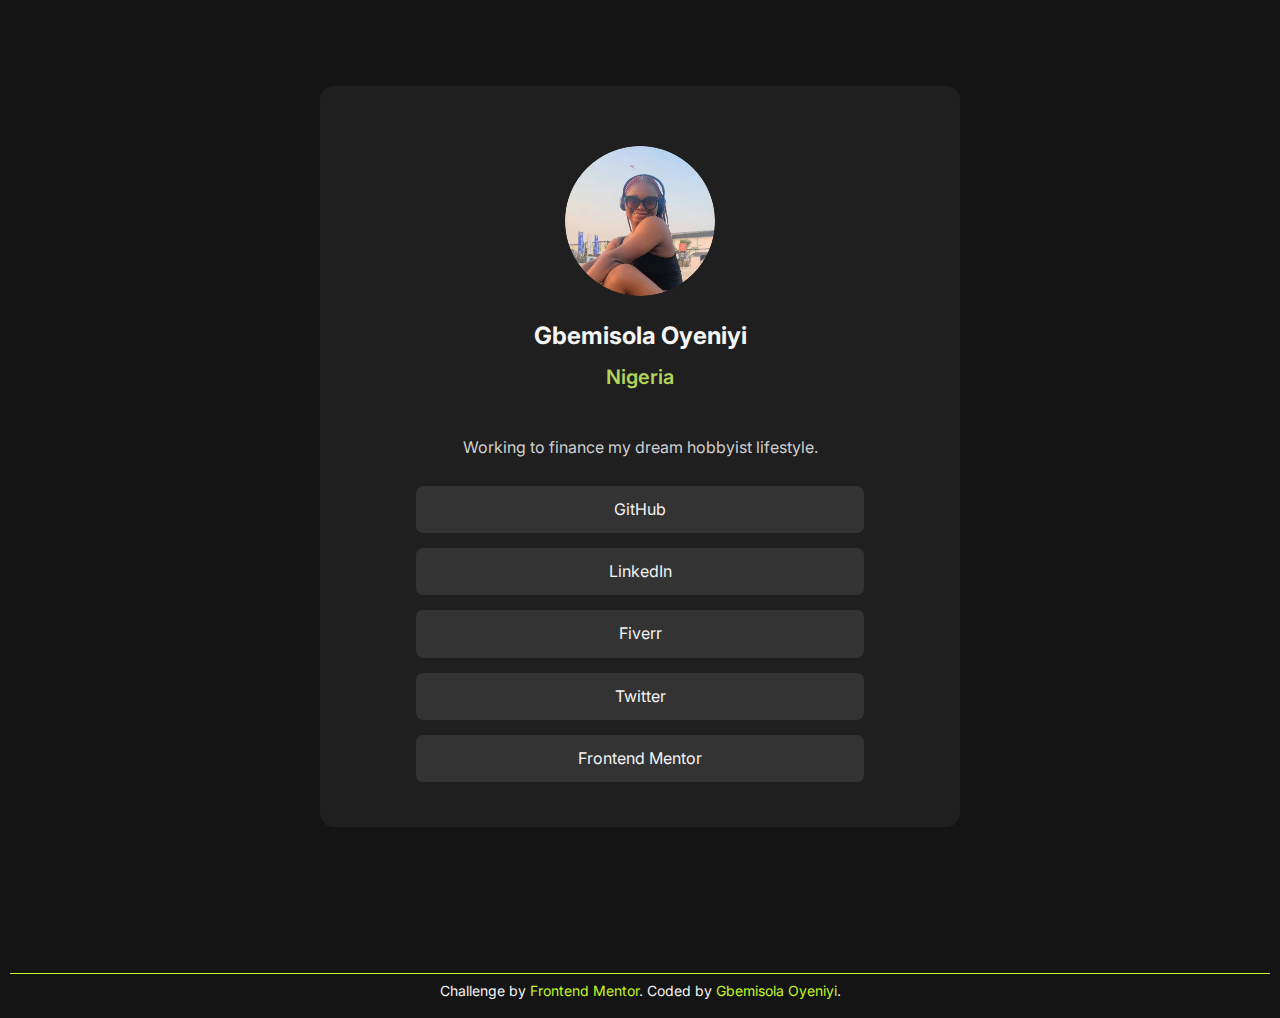
<file: social-links/index.html>
<!DOCTYPE html>
<html lang="en">
<head>
    <meta charset="UTF-8">
    <meta name="viewport" content="width=device-width, initial-scale=1.0">
    <meta name="description" content="Social links of Gbemisola Oyeniyi">
    <meta name="keywords" content="Social links, Gbemisola Oyeniyi, GitHub Profile Link, LinkedIn Profile Link, Frontend Mentor Profile Link, Twitter Profile Link">
    <meta name="theme-color" content="#141414"
<link rel="preconnect" href="https://fonts.googleapis.com">
    <link rel="stylesheet" href="https://fonts.googleapis.com/css2?family=Inter:wght@400;600;700&display=swap">
    <link rel="stylesheet" href="style.css">
        <title>Gbemisola Oyeniyi | Social Links Profile</title>
</head>
<body>
    <div class="spacer">
</div>
    <div class="social-links-box">
        <img src="avatar-gbemisola.png" alt="Profile Picture" class="profile-picture">
        <h1 class="profile-name">Gbemisola Oyeniyi</h1>
        <p class="location">Nigeria</p>
        <p class="bio">Working to finance my dream hobbyist lifestyle.</p>
        <div class="social-links">
            <a href="https://github.com/itsgbemi" target="_blank" class="button">GitHub</a>
            <a href="https://www.linkedin.com/in/gbemisola-oyeniyi-093248210" target="_blank" class="button">LinkedIn</a>
            <a href="https://www.fiverr.com/s/AydlDpB" target="_blank" class="button">Fiverr</a>
            <a href="https://twitter.com/icecoldalvy" target="_blank" class="button">Twitter</a>
            <a href="https://www.frontendmentor.io/profile/itsgbemi" target="_blank" class="button">Frontend Mentor</a>
        </div>
    </div>
    <div class="spacer">
</div>
    <div class="footer">
        <hr class="separator">
        <p class="footer-text">
            Challenge by <a href="https://frontendmentor.com" target="_blank">Frontend Mentor</a>. Coded by <a href="https://github.com/itsgbemi" target="_blank">Gbemisola Oyeniyi</a>.
        </p>
    </div>
</body>
</html>
</file>
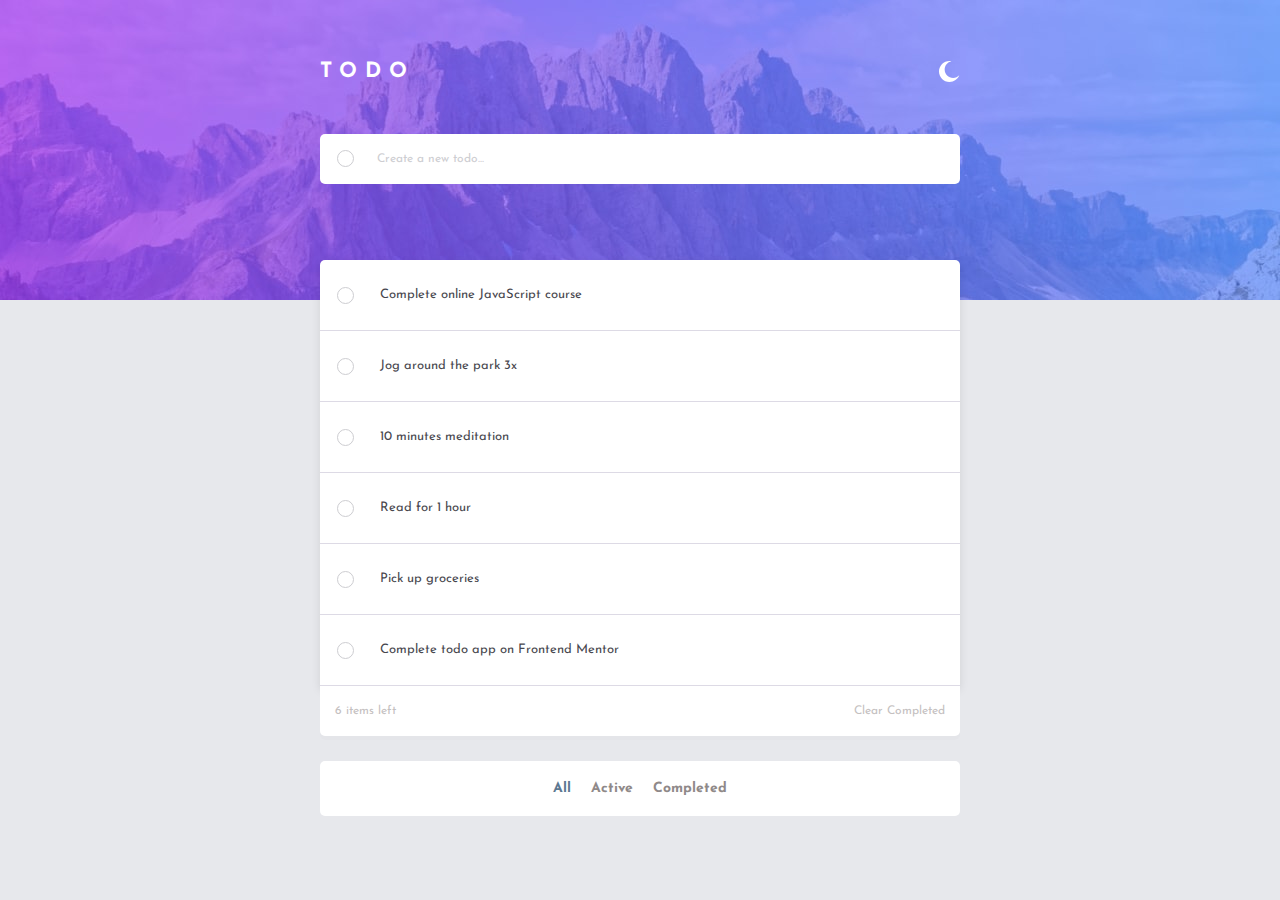
<file: todo-app/index.html>
<!DOCTYPE html>
<html lang="en">
<head>
  <meta charset="UTF-8">
  <meta name="viewport" content="width=device-width, initial-scale=1.0">
  <meta name="description" content="Solution for the Todo App challenge by Frontend Mentor">
  <meta name="keywords" content="Todo, Todo App, Productivity, List app">
  <meta name="author" content="Gbemisola Oyeniyi">
  <title>Todo App</title>
  <link rel="preconnect" href="https://fonts.googleapis.com">
  <link rel="preconnect" href="https://fonts.gstatic.com" crossorigin>
  <link href="https://fonts.googleapis.com/css2?family=Josefin+Sans:wght@400;700&display=swap" rel="stylesheet">
  <link rel="stylesheet" href="styles.css">
</head>
<body>
  <div class="page-header">
    <header>
      <div class="header-content">
        <h1>TODO</h1>
      </div>
      <img src="image/icon-moon.svg" alt="Moon Icon" class="header-icon">
    </header>
    <div class="search-container">
      <div class="search-circle-box">
        <div class="search-circle"></div>
      </div>
      <div class="search-input-box">
        <input type="text" placeholder="Create a new todo...">
      </div>
    </div>
  </div>

  <div class="mobile-todo">
    <div class="list">
      <div class="task-box">
        <div class="circle-box">
          <div class="circle"></div>
        </div>
        <div class="textbox">
          <p>Complete online JavaScript course</p>
        </div>
        <div class="cross-box">
          <img src="image/icon-cross.svg" alt="Cross Icon">
        </div>
      </div>
      <div class="task-box">
        <div class="circle-box">
          <div class="circle"></div>
        </div>
        <div class="textbox">
          <p>Jog around the park 3x</p>
        </div>
        <div class="cross-box">
          <img src="image/icon-cross.svg" alt="Cross Icon">
        </div>
      </div>
      <div class="task-box">
        <div class="circle-box">
          <div class="circle"></div>
        </div>
        <div class="textbox">
          <p>10 minutes meditation</p>
        </div>
        <div class="cross-box">
          <img src="image/icon-cross.svg" alt="Cross Icon">
        </div>
      </div>
      <div class="task-box">
        <div class="circle-box">
          <div class="circle"></div>
        </div>
        <div class="textbox">
          <p>Read for 1 hour</p>
        </div>
        <div class="cross-box">
          <img src="image/icon-cross.svg" alt="Cross Icon">
        </div>
      </div>
      <div class="task-box">
        <div class="circle-box">
          <div class="circle"></div>
        </div>
        <div class="textbox">
          <p>Pick up groceries</p>
        </div>
        <div class="cross-box">
          <img src="image/icon-cross.svg" alt="Cross Icon">
        </div>
      </div>
      <div class="task-box">
        <div class="circle-box">
          <div class="circle"></div>
        </div>
        <div class="textbox">
          <p>Complete todo app on Frontend Mentor</p>
        </div>
        <div class="cross-box">
          <img src="image/icon-cross.svg" alt="Cross Icon">
        </div>
      </div>
    </div>
    <div class="status">
      <div class="summary">6 items left</div>
      <div class="clear">Clear Completed</div>
    </div>
    <div class="filter">
      <p>All</p>
      <p>Active</p>
      <p>Completed</p>
    </div>
  </div>

  <div class="desktop-todo">
    <div class="list">
      <div class="task-box">
        <div class="circle-box">
          <div class="circle"></div>
        </div>
        <div class="textbox">
          <p>Complete online JavaScript course</p>
        </div>
        <div class="cross-box">
          <img src="image/icon-cross.svg" alt="Cross Icon">
        </div>
      </div>
      <div class="task-box">
        <div class="circle-box">
          <div class="circle"></div>
        </div>
        <div class="textbox">
          <p>Jog around the park 3x</p>
        </div>
        <div class="cross-box">
          <img src="image/icon-cross.svg" alt="Cross Icon">
        </div>
      </div>
      <div class="task-box">
        <div class="circle-box">
          <div class="circle"></div>
        </div>
        <div class="textbox">
          <p>10 minutes meditation</p>
        </div>
        <div class="cross-box">
          <img src="image/icon-cross.svg" alt="Cross Icon">
        </div>
      </div>
      <div class="task-box">
        <div class="circle-box">
          <div class="circle"></div>
        </div>
        <div class="textbox">
          <p>Read for 1 hour</p>
        </div>
        <div class="cross-box">
          <img src="image/icon-cross.svg" alt="Cross Icon">
        </div>
      </div>
      <div class="task-box">
        <div class="circle-box">
          <div class="circle"></div>
        </div>
        <div class="textbox">
          <p>Pick up groceries</p>
        </div>
        <div class="cross-box">
          <img src="image/icon-cross.svg" alt="Cross Icon">
        </div>
      </div>
      <div class="task-box">
        <div class="circle-box">
          <div class="circle"></div>
        </div>
        <div class="textbox">
          <p>Complete todo app on Frontend Mentor</p>
        </div>
        <div class="cross-box">
          <img src="image/icon-cross.svg" alt="Cross Icon">
        </div>
      </div>
    </div>
    <div class="status">
      <div class="summary">6 items left</div>
      <div class="clear">Clear Completed</div>
    </div>
    <div class="filter">
      <p class="active">All</p>
      <p>Active</p>
      <p>Completed</p>
    </div>
  </div>

  <script src="script.js"></script>
</body>
</html>
</file>
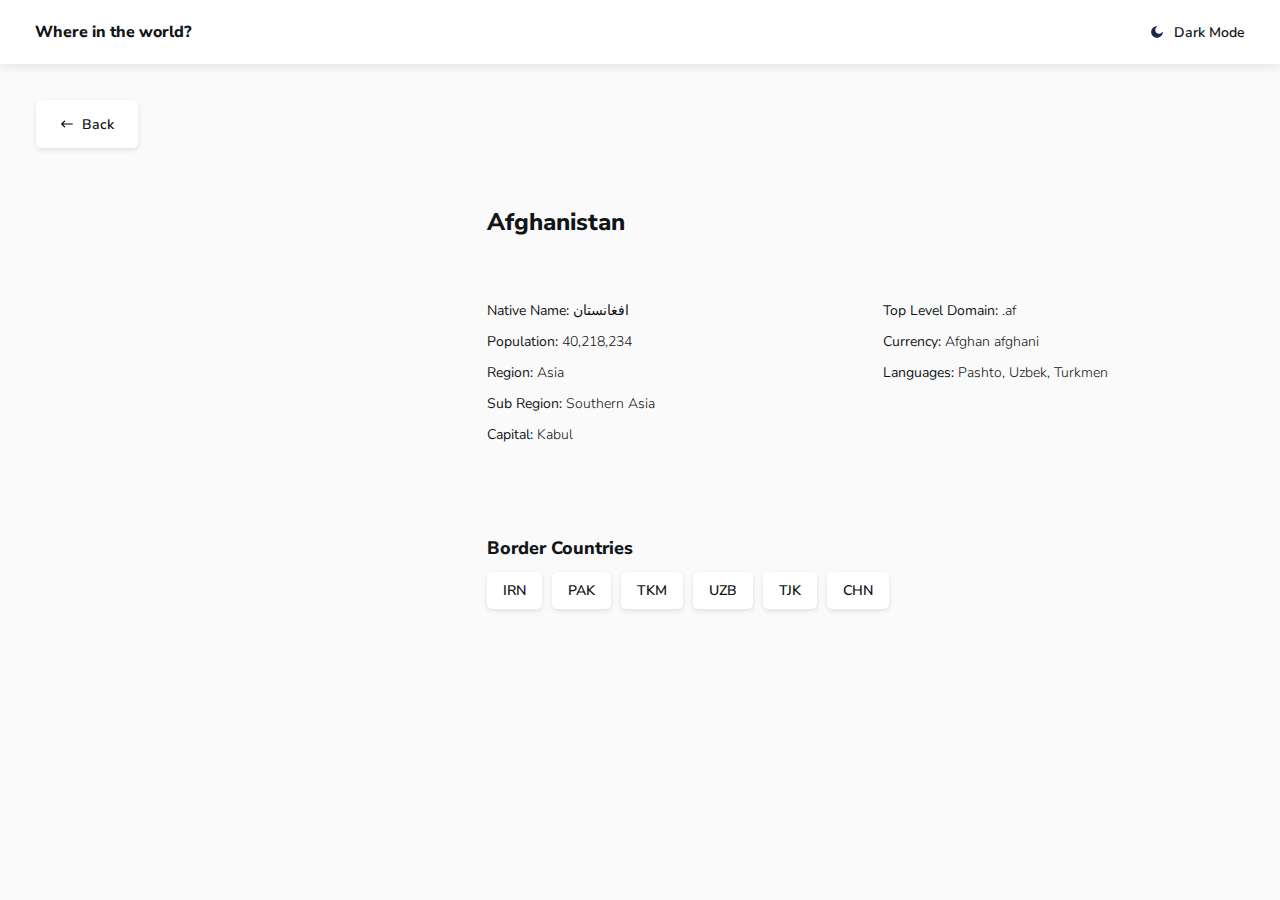
<file: rest-countries-api/country.html>
<!DOCTYPE html>
<html lang="en">
<head>
  <meta charset="UTF-8">
  <meta name="viewport" content="width=device-width, initial-scale=1.0">
  <meta name="description" content="REST Countries API with colour theme switch. Solution by Gbemisola Oyeniyi for Frontend Mentor Project Challenge">
  <meta name="author" content="Gbemisola Oyeniyi">
  <title>Rest Countries API</title>
  <!-- Google Font: Nunito Sans -->
  <link href="https://fonts.googleapis.com/css2?family=Nunito+Sans:wght@300;600;800&display=swap" rel="stylesheet">
  <link rel="stylesheet" href="country.css">
</head>
<body>
  <header>
    <div class="title">Where in the world?</div>
    <div class="dark-mode-toggle" id="theme-toggle">
      <img src="icon-moon.svg" alt="Moon Icon" class="icon">
      <span>Dark Mode</span>
    </div>
  </header>

  <div class="container">
    <button class="back-button">
      <img src="black-arrow-back.svg" alt="Back Icon" class="icon">
      <span>Back</span>
    </button>
  </div>

  <main>
    <div class="country-details-container">
      <!-- First Column: Background Image -->
      <div class="country-flag"></div>

      <!-- Second Column: Country Details -->
      <div class="country-details">
        <h1 class="country-name"></h1>
        
        <!-- Textbox Container -->
        <div class="textbox-container">
          <div class="textbox first-textbox"></div>
          <div class="textbox second-textbox"></div>
        </div>
        
        <!-- Border Countries Block -->
        <div class="borders-block">
          <h2>Border Countries</h2>
          <div class="borders"></div>
        </div>
      </div>
    </div>
  </main>
  
  <script src="country.js"></script>
</body>
</html>
</file>
<file: styles.css>
* {
    box-sizing: border-box;
    margin: 0;
    padding: 0;
}

body {
    font-family: Arial, sans-serif;
    line-height: 1.6;
    transition: background-color 0.3s, color 0.3s;
    display: flex;
    flex-direction: column;
    min-height: 100vh; /* Ensure body takes full height */
}

.light-mode {
    background: linear-gradient(to bottom, rgba(255, 255, 255, 1), rgba(221, 245, 255, 1));
    color: rgba(51, 51, 51, 1);
}

.dark-mode {
    background: rgba(20, 21, 21, 1);
    color: rgba(225, 227, 232, 1);
}

.header {
    background-color: white; /* White background for light mode */
    color: rgba(51, 51, 51, 1);
    padding: 1rem;
}

.dark-mode .header {
    background-color: rgba(20, 21, 21, 1); /* Black background for dark mode */
    color: rgba(225, 227, 232, 1);
}

.theme-icons {
    display: flex;
    justify-content: center;
    align-items: center;
}

.icon {
    width: 24px;
    height: 24px;
    margin: 0 10px;
    cursor: pointer;
    transition: border 0.3s;
}

.sun-icon.border {
    border-radius: 50%;
    border: 2px solid rgba(212, 242, 255, 1);
}

.moon-icon.border {
    border-radius: 50%;
    border: 2px solid rgba(212, 242, 255, 1);
}

.main {
    display: flex;
    flex: 1; 
    flex-direction: column;
    justify-content: flex-start;
    align-items: left;
    max-width: 1200px;
    margin: 20px auto; 
    padding: 20px;
}

.hero {
    display: flex;
    flex-direction: column;
    text-align: center;
}

.hero p {
    margin-bottom: 10px;
}

.solutions {
    display: flex;
    flex-direction: column;
    margin-top: 10px;
}

.solutions h2 {
    margin-bottom: 10px;
    color: rgba(51, 51, 51, 1);
    transition: color 0.3s;
}

.dark-mode .solutions h2 {
    color: rgba(225, 227, 232, 1); 
}

.solutions ul {
    list-style-type: disc;
    padding-left: 20px; 
    text-align: left; 
}

.solutions ul li {
    margin-bottom: 10px;
    text-align: left;
}

.solutions ul li a {
    text-decoration: underline; 
    color: rgba(51, 51, 51, 1); 
    transition: color 0.3s;
}


.dark-mode .solutions ul li a {
    color: rgba(225, 227, 232, 1);
}

.footer {
    text-align: center;
    padding: 20px;
}

.social-icons {
    display: flex;
    justify-content: center;
    gap: 15px;
    margin-top: 10px;
}

.social-icon {
    width: 24px;
    height: 24px;
}


/* Responsive adjustments */
@media (max-width: 768px) {
    .hero h1,
    .hero p {
        text-align: left;
    }
}

@media (min-width: 769px) {  
    .solutions {
        align-items: center;
    }
}
</file>
<file: barchart/styles.css>
/* Page background */
body {
    font-family: 'DM Sans', sans-serif;
    background-color: #f7e9dc;
    margin: 0;
    padding: 0;
    line-height: 1.3;
}

/* Container for fixed width */
.container {
    max-width: 400px; /* Adjust as needed */
    margin: 0 auto;    /* Center horizontally */
    padding: 20px;     /* Padding around content */
}

/* Balance Box */
.balance-box {
    display: flex;
    justify-content: space-between;
    align-items: center;
    background-color: #ec755d;
    padding: 20px;
    margin: 20px;
    border-radius: 15px;
}

/* Balance info text */
.balance-info h2 {
    font-size: 14px;
    font-weight: 400;
    color: white;
    margin: 0;
}

.balance {
    font-size: 24px;
    font-weight: 700;
    color: white;
    margin: 0;
}

/* Shapeform circles */
.shapeform {
    display: flex;
}

.circle-container {
    position: relative;
    width: 60px;
    height: 40px;
}

.circle {
    position: absolute;
    border-radius: 50%;
}

.circle1 {
    border: 2px solid white;
    background-color: transparent;
    left: 0;
    width: 38px;
    height: 38px;
}

.circle2 {
    background-color: #18191b;
    left: 20px;
    width: 40px;
    height: 40px;
}

/* New container-box to wrap both bar chart and summary */
.container-box {
    margin: 20px;
    padding: 20px;
    background-color: white;    /* White background */
    border-radius: 15px;        /* Rounded corners */
    box-shadow: 0 4px 6px rgba(0, 0, 0, 0.1);  /* Subtle shadow */
}

/* Bar Chart Container styles */
.barchart-container h3 {
    color: #392514;
    font-size: 18px;
    font-weight: 700;
}

.barchart {
    display: flex;
    justify-content: space-between;
    align-items: flex-end;
    height: 200px; /* Maximum height for the tallest bar */
    margin-top: 50px;
    margin-bottom: 20px;
    position: relative;
}

.bar {
    width: 31px;
    background-color: #ed745e;
    border-radius: 5px;
    position: relative;
    transition: background-color 0.3s;
    margin-right: 10px;
}

/* Wednesday special color */
.bar.wed {
    background-color: #76b5bc;
}

/* Tooltip on click */
.bar:hover::before {
    content: "$" attr(data-amount);
    position: absolute;
    top: -30px;
    left: 50%;
    transform: translateX(-50%);
    background-color: #18191b;
    color: white;
    padding: 5px;
    border-radius: 5px;
    font-size: 12px;
}

/* Day labels under the barchart */
.days {
    display: flex;
    justify-content: space-between;
    color: #c3bfb8;
    font-size: 12px;
    margin-bottom: 20px;
    margin-right: 13px;
}

/* Separator between the bar chart and the summary */
.separator {
    height: 1px;
    background-color: #d1ccc0;
    margin: 5px;
}

/* Summary Box inside the container */
.summary-box {
    display: flex;
    justify-content: space-between;
    align-items: center;
    margin-top: 20px;
}

/* Total this month summary */
.bar-summary h4 {
    font-size: 14px;
    font-weight: 400;
    color: #b5b3ac;
    margin: 0;
}

.bar-summary p {
    font-size: 24px;
    font-weight: 700;
    color: #392514;
    margin: 0;
}

/* Report section aligned to the right */
.report {
    text-align: right;
}

.trajectory {
    font-size: 16px;
    font-weight: 700;
    color: #392514;
    margin: 0;
}

.timeline {
    font-size: 12px;
    font-weight: 400;
    color: #b5b3ac;
    margin: 0;
}

@media (max-width: 768px) {
    .container {
        padding: 10px; /* Reduce padding */
    }
    
    .balance-box {
      margin: 10px;
    }
    
    .container-box {
      margin: 10px;
    }
}
</file>
<file: blogr/styles.css>
* {
  margin: 0;
  padding: 0;
  box-sizing: border-box;
}

body {
  font-family: 'Ubuntu', sans-serif;
  background-color: #fafafa;
  color: hsl(0, 0%, 98%);
  overflow-x: hidden;
  line-height: 1.5;
}

h1, h2, h3 {
  font-family: 'Overpass', sans-serif;
}

h2, h3 {
  color: hsl(208, 49%, 24%);
}

p {
  color: hsl(207, 13%, 34%);
}

header {
  background: transparent;
  position: absolute;
  top: 0;
  z-index: 1;
  justify-content: space-between;
  padding: 20px;
  font-weight: 700;
}

header.scrolled {
  position: fixed;
  background: linear-gradient(to right, hsl(13, 100%, 72%), hsl(353, 100%, 62%));
}

.desktop-header {
  display: flex;
  width: 100%;
  align-items: center;
  justify-content: space-between;
}

.logo {
  margin-right: 40px; /* More space between logo and nav-list for desktop */
  height: 40px;
}

nav {
  flex: 1;
}

.nav-list {
  list-style: none;
  display: flex;
  gap: 35px; /* Increased horizontal gap between navigation items */
}

.nav-item {
  position: relative;
  cursor: pointer;
  font-size: 20px;
  transition: transform 0.3s ease;
}

.nav-item:hover,
.nav-item:focus {
  font-weight: 700;
}

.dropdown-icon {
  margin-left: 5px;
  transition: transform 0.3s ease;
}

.dropdown-content {
  display: none;
  position: absolute;
  top: 100%;
  left: 0;
  background-color: white;
  box-shadow: 0px 4px 12px rgba(0, 0, 0, 0.1);
  padding: 10px;
  z-index: 10;
  white-space: nowrap;
  margin-top: 10px;
}

.dropdown-content li {
  list-style: none;
  font-weight: 500; /* Remove bold */
  margin-bottom: 20px; /* Increase vertical space between dropdown items */
  color: hsl(207, 13%, 34%);
  font-size: 16px;
}

.dropdown:hover .dropdown-content {
  display: block;
}

.dropdown:hover .dropdown-icon {
  transform: rotate(180deg);
}

.buttons {
  display: flex;
  gap: 20px;
}

.login {
  background: none;
  border: none;
  cursor: pointer;
  font-weight: 500;
  color: white;
  font-size: 16px;
}

.register {
  background: white;
  border: none;
  border-radius: 50px;
  padding: 10px 15px;
  cursor: pointer;
  font-weight: 700;
  font-size: 16px;
  color: hsl(356, 100%, 66%);
}

.register:hover, .register:active {
  background: hsl(355, 100%, 74%);
  color: white;
}

.menu-icon {
  display: none;
  cursor: pointer;
}

/* Close icon styling */
.close-icon {
  cursor: pointer;
  margin-bottom: 20px;
}


.overlay {
  display: none;
  position: fixed;
  top: 0;
  left: 0;
  width: 100%;
  height: 100%;
  background-color: rgba(80, 80, 80, 0.7); /* New color and opacity for overlay */
  z-index: 1;
}

/* General Styles */
.hero-section {
  height: 800px;
  position: relative;
  background: linear-gradient(to right, hsl(13, 100%, 72%), hsl(353, 100%, 62%));
  display: flex;
  justify-content: center;
  align-items: center;
  border-bottom-left-radius: 150px;
  overflow: hidden;
}

.desktop-background, .mobile-background {
  position: absolute;
  top: 0;
  left: 0;
  object-fit: cover; /* Stretch the SVG to cover the section */
  z-index: 0; 
}

.desktop-background {
  display: block;
  width: 1920px;
  height: 800px;
}

.mobile-background {
  display: none;
  width: 800px;
  height: 400px;
}

  .hero-content {
    z-index: 1;
    flex-direction: column;
    align-items: center;
    text-align: center;
    padding-top: 40px;
    padding-left: 10px;
    padding-right: 10px;
    padding-bottom: 40px;
    gap: 10px;
  }


/* Heading and Paragraph */
.hero-text h1 {
  font-size: 48px; /* Adjust as needed */
  margin-bottom: 10px;
}

.hero-text p {
  font-size: 24px; /* Adjust as needed */
  margin-bottom: 50px;
  color: white;
}

.cta-buttons {
  display: flex;
  flex-direction: row;
  gap: 20px;
  justify-content: center;
  margin-bottom: 20px;
}

.start {
  background-color: white;
  color: hsl(356, 100%, 66%);
  border: none;
  padding: 10px 20px;
  border-radius: 50px;
  font-size: 20px;
  cursor: pointer;
  transition: transform 0.3s ease;
}

.learn-more {
  background-color: transparent;
  color: white;
  border: 1px solid white;
  padding: 10px 20px;
  border-radius: 50px;
  font-size: 20px;
  cursor: pointer;
  transition: transform 0.3s ease;
}

.start:hover, .start:active {
  background: hsl(355, 100%, 74%);
  color: white;  
}

.learn-more:hover, .learn-more:active {
  background-color: white;
  color: hsl(356, 100%, 66%);
}

.spacer {
  width: 100%;
  height: 100px;
}

/* Container */
.container {
  position: relative;
  padding: 20px;
  width: 100%;
  height: auto; /* Adjust as needed */
  background: transparent;
  margin-bottom: 40px;
  margin-top: 40px;
}

/* Heading */
.container h2 {
  text-align: center;
  margin-top: 30px;
  margin-bottom: 40px;
  font-size: 30px;
}

/* Columns */
.columns {
  display: flex;
  justify-content: space-between;
  align-items: center;
  position: relative;
  height: 100%; /* Adjust as needed */
  margin-top: 30px;
  gap: 40px;
}

/* First Column: Text Boxes */
.text-column {
  flex: 1;
  padding: 10px 40px;
}

.text-box {
  margin-bottom: 60px;
}

.text-box h3 {
  margin-bottom: 10px;
  font-size: 20px;
}

.text-box p {
  font-size: 16px;
}

/* Second Column: Images */
.image-column {
  flex: 1;
  position: relative;
}

.bg-image {
  position: absolute;
  top: 0;
  left: 0;
  width: 90%;
  height: 90%;
  background: url('images/bg-pattern-circles.svg') no-repeat center center;
  background-size: cover;
}

.main-image {
  position: relative;
  width: 100%;
  height: auto;
}

.other-main-image {
  position: relative;
  width: 100%;
  height: auto;
}

/* Container Styling */
.blue-container {
  background-color: hsl(240, 10%, 16%);
  border-bottom-left-radius: 70px;
  border-top-right-radius: 70px;
  display: flex;
  justify-content: space-between;
  color: white;
  position: relative;
  margin: 20px 0;
  height: 350px;
  background-image: url('images/bg-pattern-circles.svg');
  background-size: 60%;
  background-position: top-left;
  background-repeat: no-repeat;

}

/* Left Column: Background Image and Illustration */
.visual-column {
  position: relative;
  width: 50%;
  display: flex;
  justify-content: center;
  align-items: flex-start;
}

.taller-image {
  position: relative;
  z-index: 2;
  width: 80%; /* Adjust to your preference */
  height: auto;
  transform: translateY(-20%); /* Ensures the image extends above the container */
}

/* Right Column: Text Content */
.content-column {
  width: 50%;
  display: flex;
  flex-direction: column;
  justify-content: center;
  padding: 10px 40px;
  z-index: 2;
}

.content-column h3 {
  margin-bottom: 15px;
  font-size: 20px;
  color: white;
}

.content-column p {
  line-height: 1.6;
  color: white;
}


/* General Footer Styling */
footer {
  background-color: hsl(240, 10%, 16%); 
  color: white;
  padding: 40px 20px;
}

.footer-container {
  display: flex;
  justify-content: space-between; /* Spread columns out */
  flex-wrap: wrap; /* Ensure they wrap on smaller screens */
  max-width: 1200px;
  margin: 0 auto;
}

.footer-column {
  flex: 1;
  min-width: 200px; /* Ensure columns don't get too narrow */
  margin-bottom: 20px;
}

.logo-column img {
  width: 150px; /* Control logo size */
}

h4 {
  margin-bottom: 20px;
  font-size: 18px;
}

ul {
  list-style: none;
  padding: 0;
}

li {
  margin-bottom: 10px;
}

a {
  color: white;
  text-decoration: none;
}

a:hover {
  text-decoration: underline;
}

/* Responsive styling for smaller screens */
@media (max-width: 768px) {
  .footer-container {
    flex-direction: column; /* Stack columns vertically */
    align-items: center;
    text-align: center;
  }

  .footer-column {
    min-width: 100%;
    margin-bottom: 30px;
  }

  .logo-column img {
    margin-bottom: 20px; /* Add some space below the logo */
  }
  
  .hero-section {
    height: 500px;
    border-bottom-left-radius: 100px;
  }
  
  .desktop-background {
    display: none;
  }
  
  .mobile-background {
    display: block;
  }
  
  .hero-text h1 {
  font-size: 24px;
}

  .hero-text p {
  font-size: 14px;
  }
  
  .cta-buttons {
    gap: 10px;
  }

  .learn-more, .start {
    padding: 8px 16px; /* Adjust button size for mobile */
    font-size: 14px;
  }
  
  .desktop-header {
    display: none;
  }
  
  .nav-list,
  .buttons {
    display: none;
  }

  .menu-icon {
    display: block;
  }

  .mobile-header {
    display: flex;
    justify-content: space-between;
    align-items: center;
    width: 100%;
  }

  .mobile-nav {
    position: fixed;
    top: 0;
    right: -100%;
    width: 100%;
    height: 100%;
    background: linear-gradient(to right, hsl(13, 100%, 72%), hsl(353, 100%, 62%));
    box-shadow: -4px 0 12px rgba(0, 0, 0, 0.1);
    z-index: 1000;
    transition: right 0.3s ease;
    padding: 20px;
    overflow-y: auto;
    justify-content: center;
    text-align: center;
  }

  .mobile-nav-list {
    list-style: none;
    margin-top: 20px;
  }

  .mobile-nav-list .nav-item {
    margin-bottom: 20px;
    font-size: 18px;
  }

  .mobile-nav-list .dropdown .dropdown-content {
    display: none;
    position: relative;
    padding-left: 15px;
  }

  .mobile-nav-list .dropdown:hover .dropdown-content {
    display: block;
  }

  .mobile-buttons {
    display: flex;
    flex-direction: column;
    align-content: center;
    justify-content: center;
    position: relative;
    bottom: 0;
    width: 100%;
    gap: 20px;
    margin-top: 60px;
    margin-bottom: 20px;
    text-align: center;
  }
  
  .mobile-buttons .login, .register {
    font-size: 18px;
  }

  .mobile-nav .dropdown-content {
    box-shadow: none;
    background-color: transparent;
  }

  .mobile-nav .dropdown-content li {
    color: white;
    font-size: 14px;
  }

  .dropdown:hover .dropdown-content {
    display: none;
  }
 
  .dropdown-icon {
    transition: transform 0.3s ease;
  }
  
    .columns {
    flex-direction: column;
    align-items: center;
    justify-items: center;
  }

  .text-column {
    margin-right: 0;
    margin-bottom: 20px;
    padding-left: 0;
    padding-right: 0;
    text-align: center;
  }
  
  .text-box {
    margin-top: 20px;
  }

  .image-column {
    position: relative;
    width: 100%;
  }

  .bg-image {
    background-image: url('images/bg-pattern-circles.svg'); /* Background remains the same */
  }

  .main-image {
    content: url('images/illustration-editor-mobile.svg'); /* Replace image for mobile */
    width: 100%;
    height: auto;
  }
  
   .other-main-image {
    content: url('images/illustration-laptop-mobile.svg'); /* Replace image for mobile */
    width: 100%;
    height: auto;
  }
  
  
  .container .image-column {
    order: 1;
  }
  
  .container .text-column {
    order: 2;
  }

  .blue-container {
    flex-direction: column;
    align-items: center;
    text-align: center;
    background-size: 75%;
    height: auto;
  }

  .visual-column, .content-column {
    width: 100%;
  }
  
  .content-column {
    margin-bottom: 40px;
    padding: 10px 20px;
  }
  .taller-image {
    width: 90%; /* Smaller size for mobile */
  }
  .spacer {
    height: 25px;
  }
}


@media screen and (min-width: 769px) {
  .mobile-header {
    display: none;
  }
  .mobile-nav {
    display: none;
  }
}
</file>
<file: dog-walker/styles.css>
* {
            box-sizing: border-box;
            margin: 0;
            padding: 0;
        }

        body {
            font-family: 'Poppins', sans-serif;
            background-color: #f9f9f9;
            color: #333;
        }

        /* Separate background image styling */
        .background {
            background-image: url('image-background.jpg');
            background-position: top left;
            background-size: contain;
            background-repeat: no-repeat;
            height: 90vh;
            width: 100%
        }

        .container {
            display: flex;
            flex-direction: row;
            justify-content: space-between;
            padding-top: 90px;
            align-items: center;
            max-width: 800px;
            margin: 0 auto;
        }

        .container img {
            width: 85%;
            height: 85%;
	    margin-left: -20px; 
        }

        .text-column {
            margin-left: 20px;
  	    padding: 10px;
        }

        h1 {
            font-size: 2.1rem;
            font-weight: 600;
            margin-bottom: 15px;
            text-align: left;
        }

        p {
            font-size: 0.8rem;
            font-weight: 400;
            line-height: 1.7;
            text-align: left;
        }

        /* Media Queries for responsiveness */
        @media screen and (max-width: 768px) {
            .background {
                background-image: url('image-mobile.jpg');
            }

            .container {
                flex-direction: column;
                text-align: center;
                padding-top: 20px;
            }
            
            .container img {
              width: 95%;
              height: 95%;
	      padding-top: 10px;
            }

            .text-column {
                margin-left: 0;
                margin-top: 30px;
		padding: 20px;
            }
            
            h1 {
              text-align: center;
            }
            
            p {
              text-align: center;
            }
</file>
<file: interactive-comment-section/styles.css>
/* General styling */
body {
    background-color: #f5f7fb;
    color: #8e9092;
    font-family: 'Rubik', sans-serif;
    padding: 20px;
    margin: 0;
    line-height: 1.5;
}

.spacer {
  width: 100%;
  height: 40px;
}

#comment-section-container {
    max-width: 800px;
    margin: auto;
}

.comment-box {
    background-color: white;
    border-radius: 8px;
    padding: 16px;
    margin-bottom: 20px;
    box-shadow: 0 2px 5px rgba(0, 0, 0, 0.1);
    position: relative;
}

.comment-header {
    display: flex;
    align-items: center;
    margin-bottom: 8px;
}

.comment-header img {
    width: 40px;
    height: 40px;
    border-radius: 50%;
    margin-right: 10px;
}

.comment-header .username {
    font-weight: bold;
    color: black;
}

.comment-header .timestamp {
    margin-left: 10px;
    color: #8e9092;
    font-size: 13px;
}

.comment-content {
    margin: 10px 0;
}

.comment-content .mention {
    color: #5259b2;
    font-weight: bold;
}

/* Comment actions */
.comment-footer {
    display: flex;
    flex-direction: row;
    justify-content: space-between;
    margin-top: 10px;
}

.comment-footer span {
    color: #5259b2;
    font-weight: bold;
    cursor: pointer;
    display: flex;
    align-items: center; /* Aligns icon and text vertically */
    transition: opacity 0.3s ease;
    margin-bottom: 5px; /* Space between actions */
}

.comment-footer span:before {
    margin-right: 5px; /* Space between icon and text */
}

.comment-footer .reply:before {
    content: url('icon-reply.svg');
}

.comment-footer .edit:before {
    content: url('icon-edit.svg');
}

.comment-footer .delete:before {
    content: url('icon-delete.svg');
}

.comment-footer .reply:hover, 
.comment-footer .edit:hover, 
.comment-footer .delete:hover {
    opacity: 0.5; /* Reduced opacity on hover */
}

.comment-footer .delete {
    color: red;
}

/* Reply line styling */
.reply-line {
    border-left: 2px solid #dbdbdb;
    margin-left: 20px; /* Reduced indent */
    padding-left: 15px;
}

/* Typing Box */
#typing-box {
    background-color: white;
    border-radius: 8px;
    padding: 16px;
    margin-top: 20px;
    margin-bottom: 20px; /* Space below the typing box */
    box-shadow: 0 2px 5px rgba(0, 0, 0, 0.1);
}

#typing-box textarea {
    border: 1px solid #dbdbdb;
    border-radius: 8px;
    padding: 10px;
    width: calc(100% - 11px);
    resize: none;
    height: 100px;
    font-family: 'Rubik', sans-serif;
    box-sizing: border-box;
}

.typing-footer {
    display: flex;
    justify-content: space-between;
    margin-top: 10px;
}

.typing-footer img {
    width: 40px;
    height: 40px;
    border-radius: 50%;
}

button {
    background-color: #5259b2;
    color: white;
    border: none;
    border-radius: 8px;
    padding: 8px 16px;
    cursor: pointer;
}

button:hover {
    opacity: 0.5;
}

/* Modal Styling */
.modal {
    position: fixed;
    top: 0;
    left: 0;
    width: 100%;
    height: 100%;
    background-color: rgba(0, 0, 0, 0.5);
    display: none;
    justify-content: center;
    align-items: center;
}

.modal-content {
    background-color: white;
    padding: 20px;
    width: 350px;
    border-radius: 8px;
    text-align: left;
}

.modal-content h3 {
    font-weight: bold;
    color: black; /* Username color */
}

.modal-actions {
    display: flex;
    justify-content: space-between;
    margin-top: 20px;
}

.cancel-btn {
    background-color: #8e9092;
    padding: 10px 20px;
}

.delete-btn {
    background-color: red;
    padding: 10px 20px;
}

/* Media Queries */
@media (max-width: 600px) {

    .comment-footer span {
        margin-top: 0;
    }

    .comment-footer .reply {
        order: 1; /* Moves reply to the bottom */
    }
    
    .comment-footer .edit, 
    .comment-footer .delete {
        order: 2; /* Moves edit and delete to the bottom */
    }
    
    .modal-content {
      width: 270px;
    }
    
    .spacer {
      height: 10px;
    }
  
}
</file>
<file: launch-countdown-timer/styles.css>
* {
    margin: 0;
    padding: 0;
    box-sizing: border-box;
    line-height: 1.7;
}

body, html {
    height: 100%;
    font-family: Red Hat Text, sans-serif;
    background-color: #241e2c;
    overflow: hidden;
    position: relative;
}

.background {
    position: fixed;
    top: 0;
    left: 0;
    width: 100%;
    height: 100%;
}

.bg-stars {
    position: absolute;
    top: 0;
    left: 0;
    width: 100%;
    height: 100%;
    background-image: url('image/bg-stars.svg');
    background-repeat: repeat;
    background-size: 150px 150px;
}

.pattern-hills {
    position: absolute;
    bottom: 0;
    left: 0;
    width: 100%;
    height: 150px;
    background-image: url('image/pattern-hills.svg');
    background-repeat: repeat-x;
    background-size: auto 150px;
}

.content {
    position: relative;
    display: flex;
    flex-direction: column;
    justify-content: center;
    align-items: center;
    height: 100%;
}

.heading {
    position: absolute;
    top: 180px;
    width: 100%;
    text-align: center;
    margin-left: 20px;
    margin-right: 20px;
    margin-bottom: 5px;
}

.heading h1 {
    color: white;
    font-size: 21px;
    font-weight: 700;
    letter-spacing: 5px;
}

.countdown {
    display: flex;
    margin-top: 10px;
    gap: 15px;
    margin-left: 20px;
    margin-right: 20px;
    height: auto;
}

.countdown-box {
    display: flex;
    flex-direction: column;
    align-items: center;
    background-color: transparent;
    border-radius: 5px;
}

.countdown-time {
    color: #ec5f89;
    font-size: 24px;
    font-weight: 700;
    text-align: center;
    background-color: #2f2b46;
    padding: 15px;
    border-radius: 5px;
}

.countdown-label {
    color: #c2bce4;
    font-size: 5px;
    font-weight: 300;
    letter-spacing: 1px;
    text-align: center;
    margin-top: 15px;
}

.social-icons {
    display: flex;
    position: absolute;
    bottom: 0;
    gap: 35px;
    margin-bottom: 40px;
}

.social-icons a img {
    width: 20px;
    height: 20px;
    transition: filter 0.3s ease;
}

.social-icons a img:hover {
    filter: invert(34%) sepia(98%) saturate(399%) hue-rotate(300deg) brightness(94%) contrast(101%);
}

@media (min-width: 481px) {
    .pattern-hills {
        height: 70px;
    }

    .heading h1 {
        font-size: 27px;
    }

    .countdown-box {
        width: 75px;
    }

    .countdown-time {
        width: 75px;
        font-size: 25px;
    }

    .countdown-label {
        font-size: 9px;
    }
}

@media (max-width: 480px) {
    .pattern-hills {
        height: 100px;
    }

    .heading h1 {
        font-size: 21px;
    }

    .countdown-box {
        width: 65px;
    }

    .countdown-time {
        width: 65px;
        font-size: 24px;
    }

    .countdown-label {
        font-size: 5px;
    }
}
</file>
<file: pricing-component/styles.css>
* {
  margin: 0;
  padding: 0;
  box-sizing: border-box;
}

body {
  font-family: 'Montserrat', sans-serif;
  font-weight: 700;
  background-color: hsl(240, 78%, 98%);
  display: flex;
  justify-content: center;
  align-items: center;
  min-height: 100vh;
  position: relative;
  overflow: auto; /* Prevent background images from scrolling into content */
}

.background-images .bg-top {
  position: absolute;
  top: 0;
  right: 0;
  z-index: -1;
  width: 300px;
  opacity: 0.8;
}

.background-images .bg-bottom {
  position: absolute;
  bottom: 0;
  left: 0;
  z-index: -1;
  width: 300px;
  opacity: 0.8;
}

.container {
  position: relative;
  z-index: 1;
  text-align: center;
  max-width: 1000px;
  width: 100%;
  padding: 20px;
}

h1 {
  margin-top: 30px;
  margin-bottom: 20px;
  font-size: 32px;
}

.toggle-container {
  display: flex;
  justify-content: center;
  align-items: center;
  margin-bottom: 40px;
}

.toggle-container span {
  margin: 0 10px;
  font-size: 16px;
  color: hsl(232, 13%, 49%);
}

.toggle-switch {
  width: 50px;
  height: 25px;
  background-color: hsl(237, 63%, 64%);
  border-radius: 15px;
  position: relative;
  cursor: pointer;
  transition: background-color 0.3s;
}

.toggle-switch .toggle-icon {
  width: 20px;
  height: 20px;
  position: absolute;
  top: 2.5px;
  left: 2.5px;
  transition: left 0.3s;
}

.plans {
  display: flex;
  justify-content: space-between;
  gap: 0; /* Remove gap between plans */
  align-items: center; /* Align items to the center */
}

.plan {
  background-color: hsl(240, 78%, 98%);
  border: 1px solid hsl(234, 14%, 74%);
  padding: 20px;
  text-align: center;
  transition: all 0.3s;
  flex: 1;
  display: flex;
  flex-direction: column;
  justify-content: center; /* Center content within the plan */
}

.plan.basic {
  border-radius: 10px 0 0 10px; /* Rounded left corners */
}

.plan.master {
  border-radius: 0 10px 10px 0; /* Rounded right corners */
}

.plan.professional {
  border-radius: 10px;
}

.plan:hover {
  transform: translateY(-10px);
  box-shadow: 0 10px 20px rgba(0, 0, 0, 0.1);
}

.plan h2 {
  margin-bottom: 10px;
  font-size: 24px;
}

.plan .price {
  font-size: 45px;
  color: hsl(232, 13%, 33%);
  margin: 20px 0;
}

.plan ul {
  list-style: none;
  margin-bottom: 20px;
}

.plan ul li {
  border-top: 1px solid hsl(234, 14%, 74%);
  border-bottom: 1px solid hsl(234, 14%, 74%);
  padding: 10px 0;
}

.plan button {
  padding: 10px 20px;
  border: none;
  cursor: pointer;
  border-radius: 5px;
  font-size: 14px;
  font-weight: bold;
  letter-spacing: 1px;
  transition: all 0.3s;
}

.plan.professional {
  background: linear-gradient(to right, hsl(236, 72%, 79%), hsl(237, 63%, 64%));
  padding: 40px; /* Increase padding to make it taller */
  color: white; /* Set text color to white */
}

.plan.professional h2, 
.plan.professional .price,
.plan.professional ul li {
  color: white; /* Ensure all texts inside professional plan are white */
}

.plan.professional button {
  background-color: white;
  color: hsl(237, 63%, 64%);
}

.plan.basic button, 
.plan.master button {
  background: linear-gradient(to right, hsl(236, 72%, 79%), hsl(237, 63%, 64%));
  color: white;
  border: none;
}

.plan button:hover {
  background: none; /* Remove background color/gradient */
  border: 2px solid hsl(237, 63%, 64%);
  color: hsl(237, 63%, 64%);
}

.plan.basic button:hover, 
.plan.master button:hover {
  background: none;
  border: 2px solid hsl(236, 72%, 79%);
  color: hsl(236, 72%, 79%);
}

.plan.professional button:hover {
  background: none;
  border: 2px solid white;
  color: white;
}

.price.annually {
  display: none;
}

@media (max-width: 768px) {
  .plans {
    flex-direction: column;
  }

  .plan {
    width: 100%;
    margin-bottom: 20px;
  }

  .plan.basic { 
    border-radius: 10px;
  }

  .plan.master { 
    border-radius: 10px;
  }

  .plan.professional {
    padding: 20px;
  }
}
</file>
<file: snap/styles.css>
* {
  margin: 0;
  padding: 0;
  box-sizing: border-box;
}

body {
  font-family: 'Epilogue', sans-serif;
  background-color: #fafafa;
  color: #333;
  overflow-x: hidden;
  line-height: 1.5;
}

header {
  background-color: #fafafa;
  padding: 20px;
}

.header-container {
  display: flex;
  align-items: center;
  justify-content: space-between;
}


.logo {
  margin-right: 30px;
}

nav {
  flex: 1;
}

.nav-list {
  list-style: none;
  display: flex;
  gap: 35px; 
}

.nav-item {
  position: relative;
  cursor: pointer;
}

.nav-item:hover,
.nav-item:focus {
  font-weight: 700;
}

.dropdown-icon {
  margin-left: 5px;
  transition: transform 0.3s ease;
}

.dropdown-content {
  display: none;
  position: absolute;
  top: 100%;
  left: 0;
  background-color: white;
  box-shadow: 0px 4px 12px rgba(0, 0, 0, 0.1);
  padding: 10px;
  z-index: 10;
  white-space: nowrap;
  margin-top: 10px;
}

.dropdown-content li {
  list-style: none;
  font-weight: 500;
  margin-bottom: 20px; 
}

.dropdown:hover .dropdown-content {
  display: block;
}

.dropdown:hover .dropdown-icon {
  transform: rotate(180deg);
}

.buttons {
  display: flex;
  gap: 20px;
}

.login {
  background: none;
  border: none;
  cursor: pointer;
}

.register {
  background: none; /* Remove background color */
  border: 1px solid #a8a1a1;
  border-radius: 15px;
  padding: 10px 15px;
  cursor: pointer;
}

.register:hover {
  border-color: #6d6b6b;
}

.menu-icon {
  display: none;
  cursor: pointer;
}

/* Close icon styling */
.close-icon {
  cursor: pointer;
  margin-bottom: 20px;
}


.overlay {
  display: none;
  position: fixed;
  top: 0;
  left: 0;
  width: 100%;
  height: 100%;
  background-color: rgba(80, 80, 80, 0.7); 
  z-index: 1;
}

/* General Styles */
.hero-section {
  padding-top: 50px;
  padding-bottom: 50px;
  background-color: transparent;
  margin-bottom: 30px;
}

.container {
  display: flex;
  flex-direction: row;
  align-items: center;
  justify-content: space-between;
  flex-wrap: wrap;
  gap: 40px;
  padding-left: 30px;
  padding-right: 30px;
}

.text-column {
  flex: 1;
  padding: 0 20px;
}

.image-column {
  flex: 1;
  display: flex;
  justify-content: center;
  padding: 0 20px;
}

.hero-image-desktop,
.hero-image-mobile {
  width: 100%;
  height: auto;
}

.hero-image-mobile {
  display: none;
}

/* Heading and Paragraph */
.text-column h1 {
  font-size: 64px; 
  margin-bottom: 30px;
}

.text-column p {
  font-size: 26px; 
  margin-bottom: 50px;
}

.learn-more {
  background-color: black;
  color: white;
  border: none;
  padding: 30px 45px;
  border-radius: 15px;
  font-size: 24px;
  cursor: pointer;
  margin-bottom: 90px;
}

.client-logos {
  display: flex;
  justify-content: left;
  gap: 30px; 
  margin-top: 30px;
  flex-wrap: wrap;
}

.client-logos img {
  height: 30px; 
}

/* Responsive Styles for Mobile */
@media screen and (max-width: 768px) {
  .hero-section {
    padding-top: 10px;
    padding-bottom: 10px;
  }

  .container {
    flex-direction: column;
    align-items: center;
    padding-left: 2px;
    padding-right: 2px;
    gap: 10px;
  }

  .text-column,
  .image-column {
    width: 100%;
    text-align: center;
  }
  
  .hero-section .image-column {
    order: 1; 
    padding: 0;
    margin-bottom: 30px;
  }

  .hero-section .text-column {
    order: 2;
  }

  .hero-image-desktop {
    display: none;
  }

  .hero-image-mobile {
    display: block; 
  }

  .text-column h1 {
    font-size: 32px;
    margin-bottom: 10px;
  }

  .text-column p {
    font-size: 16px;
    margin-bottom: 20px;
  }

  .learn-more {
    padding: 15px 30px;
    font-size: 16px;
    margin-bottom: 20px;
  }
  
  .client-logos {
    justify-content: center;
    gap: 20px;
  }
  
  .client-logos img {
    height: 15px;
  }
}

@media screen and (max-width: 768px) {
  .desktop-header {
    display: none;
  }
  
  .nav-list,
  .buttons {
    display: none;
  }

  .menu-icon {
    display: block;
  }

  .mobile-header {
    display: flex;
    justify-content: space-between;
    align-items: center;
    width: 100%;
  }

  .mobile-nav {
    position: fixed;
    top: 0;
    right: -100%;
    width: 65%;
    height: 100%;
    background-color: #fafafa;
    box-shadow: -4px 0 12px rgba(0, 0, 0, 0.1);
    z-index: 2;
    transition: right 0.3s ease;
    padding: 20px;
  }

  .mobile-nav-list {
    list-style: none;
    margin-top: 20px;
  }

  .mobile-nav-list .nav-item {
    margin-bottom: 20px;
  }

  .mobile-nav-list .dropdown .dropdown-content {
    display: none;
    position: relative;
    padding-left: 15px;
  }

  .mobile-nav-list .dropdown:hover .dropdown-content {
    display: block;
  }

  .mobile-buttons {
    display: flex;
    flex-direction: column;
    gap: 20px;
    margin-top: 20px;
    text-align: center;
  }

  .mobile-nav .dropdown-content {
    box-shadow: none;
    background-color: #fafafa;
  }

  .dropdown:hover .dropdown-content {
    display: none;
  }

  .dropdown-icon {
    transition: transform 0.3s ease;
  }
}

@media screen and (min-width: 769px) {
  .mobile-header {
    display: none;
  }
  .mobile-nav {
    display: none;
  }
}
</file>
<file: social-links/style.css>
* {
    box-sizing: border-box;
    margin: 0;
    padding: 0;
    overflow-x: hidden;
    overflow-y: auto;
}

body {
    background-color: #141414;
    font-family: 'Inter', sans-serif;
    line-height: 1.7;
}

.spacer {
    width: 100%;
    height: 66px;
}
.social-links-box {
    background-color: #1f1f1f;
    margin: 20px auto;
    padding: 30px;
    width: 50vw;
    border-radius: 14px;
    display: flex;
    flex-direction: column;
    justify-content: center;
    align-items: center;
}

.profile-picture {
  width: 150px;
  height: 150px;
    border-radius: 50%;
    margin-top: 30px;
    margin-bottom: 10px;
}

.profile-name {
    color: #f5f5f5;
    font-size: 24px;
    font-weight: 700;
    margin-top: 10px;
    text-align: center;
}

.location {
    color: #b4d35c;
    font-size: 20px;
    font-weight: 600;
    margin-top: 3px;
    text-align: center;
}

.bio {
    color: #cfcfcf;
    font-size: 16px;
    font-weight: 400;
    margin-top: 40px;
    margin-bottom: 10px;
    text-align: center; /* centered text */
}

.button {
  display: block;
  width: 35vw;
    background-color: #333333;
    border: none;
    border-radius: 7px;
    color: #f3f3f3;
    cursor: pointer;
    margin-left: 10px;
    margin-right: 10px;
    margin-top: 15px;
    margin-bottom: 15px;
    padding: 10px 20px;
    font-size: 16px;
    font-weight: 400;
    text-decoration: none;
    text-align: center;
}

.button:hover, .button:active {
    background-color: #c3f727;
    border-color: transparent;
    color: #1f1f1f;
}

.footer {
    margin-top: 30px;
    padding: 10px;
}

.separator {
    border: none;
    border-top: 1px solid #c3f727;
    margin-top: 20px;
}

.footer-text {
    color: #f5f5f5;
    font-size: 14px;
    margin: 5px;
    text-align: center;
}

.footer-text a {
    color: #c3f727;
    text-decoration: none;
}

/* Media query for mobile screens */
@media (max-width: 480px) {
    .social-links-box {
        width: 90vw;
    }
    .profile-name {
      font-size: 21px;
    }
    .location {
      font-size: 18px;
    }
    .button {
      width: 75vw;
    }
}
</file>
<file: todo-app/styles.css>
/* General Styles for Body */
body {
  margin: 0;
  padding: 0;
  font-family: 'Josefin Sans', sans-serif;
  background-color: #e7e8ec;
  line-height: 1.7;
  box-sizing: border-box;
  display: flex;
  justify-content: center;
  align-items: center;
  min-height: 100%;
  flex-direction: column;
  overflow-x: hidden;
}

/* Smooth transitions for background and color changes */
body, .textbox, .filter p, .search-circle-box, .search-circle, .search-input-box, .list, .status, .filter {
  transition: background-color 0.5s ease, color 0.5s ease;
}

/* Typography */
h1 {
  font-size: 21px;
  font-weight: 700;
  color: #ffffff;
  letter-spacing: 8px;
}

a {
  color: #ffffff;
  text-decoration: none;
}

/* Page Header Section */
.page-header {
  width: 100vw;
  background-size: cover;
  background-position: center;
  display: flex;
  flex-direction: column;
  justify-content: flex-start;
  align-items: center;
  padding: 0;
  height: 300px;
  margin: 0;
}

header {
  background-color: transparent;
  padding: 10px auto;
  margin-top: 40px;
  display: flex;
  align-items: center;
  justify-content: space-between;
  width: 50vw;
}

.header-icon {
  width: 21px;
  height: 21px;
  cursor: pointer;
}

/* Search Container */
.search-container {
  display: flex;
  justify-content: center;
  align-items: center;
  margin: 0;
  margin-top: 30px;
  width: 50vw;
}

/* Search Circle Box */
.search-circle-box {
  width: 50px;
  height: 50px;
  background-color: #ffffff;
  border-top-left-radius: 5px;
  border-bottom-left-radius: 5px;
  display: flex;
  justify-content: center;
  align-items: center;
}

.search-circle {
  width: 15px;
  height: 15px;
  background-color: #ffffff;
  border: 1px solid #cdcdd1;
  border-radius: 50%;
}

/* Search Input Box */
.search-input-box {
  flex-grow: 1;
  height: 50px;
  background-color: #ffffff;
  border-top-right-radius: 5px;
  border-bottom-right-radius: 5px;
  display: flex;
  align-items: center;
  padding-left: 5px;
}

.search-input-box input {
  width: 100%;
  border: none;
  outline: none;
  background: transparent;
  font-family: 'Josefin Sans', sans-serif;
  font-weight: 400;
  font-size: 13px;
}

.search-input-box input::placeholder {
  font-size: 12px;
  color: #cdcdd1;
  font-weight: 400;
  font-family: 'Josefin Sans', sans-serif;
}

/* Todo Section */
.desktop-todo {
  display: flex;
  flex-direction: column;
  align-items: center;
  justify-content: center;
  width: 50vw;
  margin: 10px auto 0;
  position: relative;
  top: -50px;
}

.mobile-todo {
  display: flex;
  flex-direction: column;
  align-items: center;
  justify-content: center;
  width: 90vw;
  margin: 20px auto;
  position: relative;
  top: -50px;
}

/* List Styles */
.list {
  width: 100%;
  background-color: #ffffff;
  border-top-left-radius: 5px;
  border-top-right-radius: 5px;
  box-shadow: 0px 4px 10px rgba(0, 0, 0, 0.1);
  min-height: 420px;
}

/* Task Box */
.task-box {
  display: flex;
  align-items: center;
  height: 70px;
  border-bottom: 1px solid #dddae5;
  justify-content: space-between; /* Space between items */
}

/* Circle Box */
.circle-box {
  width: 50px;
  height: 50px;
  display: flex;
  justify-content: center;
  align-items: center;
}

/* Circle */
.circle {
  width: 15px;
  height: 15px;
  border: 1px solid #cdcdd1;
  border-radius: 50%;
  justify-content: center;
  align-items: center;
  display: flex;
}

/* Textbox */
.textbox {
  flex-grow: 1;
  height: 65px;
  display: flex;
  align-items: center;
  color: #47464d;
  font-size: 13px;
  padding-left: 10px;
  cursor: pointer;
}

/* Cross Box */
.cross-box {
  width: 50px;
  height: 50px;
  display: flex;
  justify-content: center;
  align-items: center;
  cursor: pointer;
}

.cross-box img {
  width: 13px;
  height: 13px;
  display: none;
}

/* Status Section */
.status {
  width: 100%;
  height: 50px;
  background-color: #ffffff;
  border-bottom-left-radius: 5px;
  border-bottom-right-radius: 5px;
  box-shadow: 0px 4px 0px rgba(0, 0, 0, 0.01);
  display: flex;
  justify-content: space-between;
  align-content: center;
  font-size: 12px;
  color: #c4c0c0;
  cursor: pointer;
}

.summary {
  display: flex;
  text-align: left;
  align-items: center;
  padding-left: 15px;
}

.clear {
  display: flex;
  text-align: right;
  align-items: center;
  padding-right: 15px; 
}

.clear:hover {
  text-decoration: none;
}

/* Filter Styles */
.filter {
  width: 100%;
  height: 55px;
  background-color: #ffffff;
  border-radius: 5px;
  margin-top: 25px;
  display: flex;
  align-content: center;
  justify-content: center;
  color: #c4c0c0;
  gap: 20px;
  cursor: pointer;
}

.filter .active {
  color: #5c7891;
}

.filter p {
  font-size: 14px;
  color: #8f8989;
  display: flex;
  font-weight: 700;
  align-items: center;
}

.filter p:hover {
  text-decoration: none;
  color: #47464d;
}

.filter p:active {
  text-decoration: none;
  color: #5c7891;
}

/* Responsive Styles (max-width: 480px) */
@media (max-width: 480px) {
  .page-header {
    height: 200px;
    background-image: url('image/bg-mobile-light.jpg');
  }

  header {
    width: 90vw;
    margin-top: 20px;
  }

  .search-container {
    width: 90vw;
    margin-top: 10px;
  }

  .desktop-todo {
    display: none;
  }

  .mobile-todo {
    display: block;
  }
}

/* Desktop Styles (min-width: 481px) */
@media (min-width: 481px) {
  .page-header {
    height: 300px;
    background-image: url('image/bg-desktop-light.jpg');
  }

  .mobile-todo {
    display: none;
  }

  .desktop-todo {
    display: block;
  }
}
</file>
<file: nft-preview-card-component/style.css>
/* Basic Reset for all elements */
* {
  margin: 0;
  padding: 0;
  box-sizing: border-box;
}

/* Body Styling */
body {
  font-family: 'Outfit', sans-serif;
  background-image: linear-gradient(#0d1a2d, #0c1729);
  color: #f8fbff;
  display: flex;
  justify-content: center;
  align-items: center;
  min-height: 100vh;
  flex-direction: column;
  line-height: 1.5;
}

/* Spacer */
.spacer {
  width: 100%;
  height: 66px;
}

/* Links */
a {
  color: #e5eff4;
  text-decoration: none;
}

a:hover,
a:active {
  color: #3be1e3;
}

/* Card Styling */
.card {
  background-image: linear-gradient(#14263e, #15273f);
  background-color: #14263e;
  border: 1px solid transparent;
  border-radius: 25px;
  padding: 30px;
  display: flex;
  flex-direction: column;
  justify-content: center;
  width: 500px;
}

/* Card Image Wrapper Styling */
.card-image-wrapper {
  position: relative;
  width: 100%;
  max-width: 600px;
  height: auto;
  margin: 5px auto;
}

/* Card Image Styling */
.card-image {
  width: 100%;
  height: auto; 
  border-radius: 9px;
  object-fit: cover;
  transition: opacity 0.3s ease;
}

/* Overlay Styling */
.card-image-wrapper::before {
  content: '';
  position: absolute;
  top: 0;
  left: 0;
  width: 100%;
  height: 100%;
  background-color: #3be1e3;
  opacity: 0;
  transition: opacity 0.3s ease;
  border-radius: 9px;
  pointer-events: none;
}

/* Hover Effect */
.card-image-wrapper:hover::before {
  opacity: 0.8;
}

/* Icon View Styling */
.icon-view {
  position: absolute;
  top: 50%;
  left: 50%;
  transform: translate(-50%, -50%);
  width: 40px;
  height: 40px;
  opacity: 0;
  transition: opacity 0.3s ease;
}

/* Show Icon on Hover */
.card-image-wrapper:hover .icon-view {
  opacity: 1;
}

/* Card Name Styling */
.card-name {
  color: #f8fbff;
  font-weight: 600;
  font-size: 27px;
  margin-top: 20px;
  align-items: flex-start;
}

/* Card Description Styling */
.card-description {
  color: #7088a9;
  font-weight: 300;
  font-size: 21px;
  margin: 15px 0;
  align-items: flex-start;
}

/* Container Styling */
.container {
  display: flex;
  justify-content: space-between;
  align-items: center;
  margin-top: 20px;
  margin-bottom: 5px;
}

.price-box, .timeline-box {
  display: flex;
  align-items: center;
}

/* Icon Styling */
.icon {
  width: 19px;
  height: 19px;
  margin-right: 5px;
}

/* Price Text Styling */
.price-text {
  color: #3be1e3;
  font-size: 21px;
  font-weight: 400;
}

/* Timeline Text Styling */
.timeline-text {
  color: #5c7193;
  font-size: 21px;
  font-weight: 300;
}

/* Separator Styling */
.separator {
  border: none;
  border-top: 1px solid #334863;
  margin: 20px 0;
}

/* Creator Box Styling */
.creator-box {
  display: flex;
  align-items: center;
}

/* Creator Image Styling */
.creator-image {
  width: 27px;
  height: 27px;
  border-radius: 50%;
  margin-right: 15px;
}

/* Creator Text Styling */
.creator-text {
  color: #5c7193;
  font-size: 21px;
}

.creator-name {
  color: #e5eff4;
}

/* Footer Styling */
footer {
  position: relative;
  bottom: 0;
  width: 90%;
  font-weight: 300;
  text-align: center;
  padding: 5px;
  margin-top: 35px;
  margin-bottom: 35px;
}

footer p {
  color: #5c7193;
  font-size: 21px;
}

/* Media Queries for Mobile Screens */
@media (max-width: 480px) {
  .spacer {
    height: 20px;
  }
  .card-box {
    width: 80%;
  }
  .card-name {
    font-size: 21px;
  }
  .card-description {
    font-size: 16px;
  }
  .icon {
    width: 14px;
    height: 14px;
  }
  .price-text {
    font-size: 14px;
  }
  .timeline-text {
    font-size: 14px;
  }
  .creator-image {
    width: 21px;
    height: 21px;
  }
  .creator-text {
    font-size: 16px;
  }
  footer p {
    font-size: 14px;
  }
  .icon-view {
    width: 31px;
    height: 31px;
  }
}
</file>
<file: rest-countries-api/country.css>
/* General Reset */
* {
  margin: 0;
  padding: 0;
  box-sizing: border-box;
}

/* Font and Body */
body {
  font-family: 'Nunito Sans', sans-serif;
  font-size: 14px;
  background-color: var(--background-color);
  color: var(--text-color);
  transition: background-color 0.3s ease, color 0.3s ease;
  line-height: 1.5;
}

/* Typography */
.title, h1, h2, h3 {
  font-size: 16px;
  font-weight: 800;
}

p, .dark-mode-toggle {
  font-size: 14px;
  font-weight: 300;
}

/* Header */
header {
  display: flex;
  justify-content: space-between;
  align-items: center;
  padding: 20px;
  background-color: var(--element-color);
  box-shadow: 0 2px 10px rgba(0, 0, 0, 0.1);
  transition: background-color 0.3s ease;
}

.title {
  margin-left: 15px;
}

.dark-mode-toggle {
  display: flex;
  align-items: center;
  gap: 10px;
  font-weight: 600;
  cursor: pointer;
  margin-right: 15px;
}

/* Icon Styles */
.icon {
  width: 14px;
  height: 14px;
  transition: filter 0.3s ease;
}

/* Color Variables for Light Mode */
:root {
  --background-color: hsl(0, 0%, 98%);
  --text-color: hsl(200, 15%, 8%);
  --element-color: hsl(0, 0%, 100%);
  --input-color: hsl(0, 0%, 52%);
}

/* Dark Mode Styles */
body.dark-mode {
  --background-color: hsl(207, 26%, 17%);
  --text-color: hsl(0, 0%, 100%);
  --element-color: hsl(209, 23%, 22%);
}

/* Dark Mode Icon Switch */
body.dark-mode .icon-arrow-down {
  content: url('gray-icon-arrow-down.svg'); /* Use the gray icon in dark mode */
}

body.dark-mode .icon-sun {
  filter: invert(1) brightness(0.8); /* Invert the color of the sun icon */
}

a {
text-decoration: none;
}

.container {
  padding: 16px;
}

/* Back Button Styling */
.back-button {
  display: flex;
  align-items: center;
  background-color: #fff;
  border: none;
  padding: 12px 24px;
  font-size: 14px;
  font-family: 'Nunito Sans', sans-serif;
  font-weight: 600;
  color: hsl(200, 15%, 8%);
  border-radius: 5px;
  box-shadow: 0 2px 5px rgba(0, 0, 0, 0.1);
  cursor: pointer;
  transition: background-color 0.3s, color 0.3s;
  background-color: #fff;
  margin-left: 20px;
  margin-top: 20px;
  height: 48px;
}

.back-button .icon {
  width: 14px;
  height: 14px;
  margin-right: 8px;
}

.back-button:hover {
  background-color: hsl(0, 0%, 90%);
}

body.dark-mode .back-button {
  background-color: hsl(209, 23%, 22%);
  color: hsl(0, 0%, 100%);
}

body.dark-mode .back-button:hover {
  background-color: hsl(209, 23%, 30%);
}

body.dark-mode .back-button .icon {
  content: url('white-arrow-back.svg');
}

/* Container for country details */
.country-details-container {
  display: flex;
  justify-content: space-between;
  padding: 20px;
  gap: 40px; /* Increase gap between columns */
  background-color: transparent;
  margin-left: 20px; /* Margin similar to the back button */
  margin-right: 20px; /* Optional: for symmetry on the right side */
  position: relative;
  transition: opacity 0.5s ease-in-out;
  opacity: 1;
}

.country-details-container.hidden {
  opacity: 0;
}

/* First Column: Country Flag as Background Image */
.country-flag {
  flex: 1;
  height: 400px;
  background-size: contain;
  background-position: left;
  background-color: transparent;
  background-repeat: no-repeat;
  overflow: hidden; 
  position: relative;
}

/* Second Column: Country Details */
.country-details {
  flex: 2;
  background-color: transparent;
  display: flex;
  flex-direction: column;
  gap: 20px;
}

.country-name {
  font-size: 24px;
  font-weight: 800;
  color: var(--text-color);
  margin-left: 20px;
  margin-top: 20px;
  margin-bottom: 20px; /* Uniform margin */
}

/* Textbox Container */
.textbox-container {
  display: flex;
  justify-content: space-between;
  gap: 20px; /* Space between textboxes */
}

.textbox {
  background-color: transparent;
  padding: 20px;
  border-radius: 8px;
  flex: 1;
  margin-bottom: 20px; /* Uniform margin */
}

.textbox p {
  margin-bottom: 10px;
  font-size: 14px;
  color: var(--text-color);
}

/* Border Countries Block */
.borders-block {
  margin-top: 20px;
  margin-left: 20px;
}

.borders-block h2 {
  font-size: 18px;
  margin-bottom: 10px;
}

.borders {
  display: flex;
  gap: 10px;
}

.border-country {
  background-color: var(--element-color);
  padding: 8px 16px;
  border-radius: 5px;
  box-shadow: 0 2px 5px rgba(0, 0, 0, 0.1);
  font-size: 14px;
  font-weight: 600;
  color: var(--text-color);
}

.borders-block {
  margin-bottom: 20px; /* Uniform margin */
}

/* Media Query for Responsiveness */
@media (max-width: 768px) {
  .country-details-container {
    flex-direction: column;
    margin-left: 20px; /* Keep margin on smaller screens */
    margin-right: 20px; /* Keep symmetry */
  }

  .textbox-container {
    flex-direction: column;
  }
}
</file>
